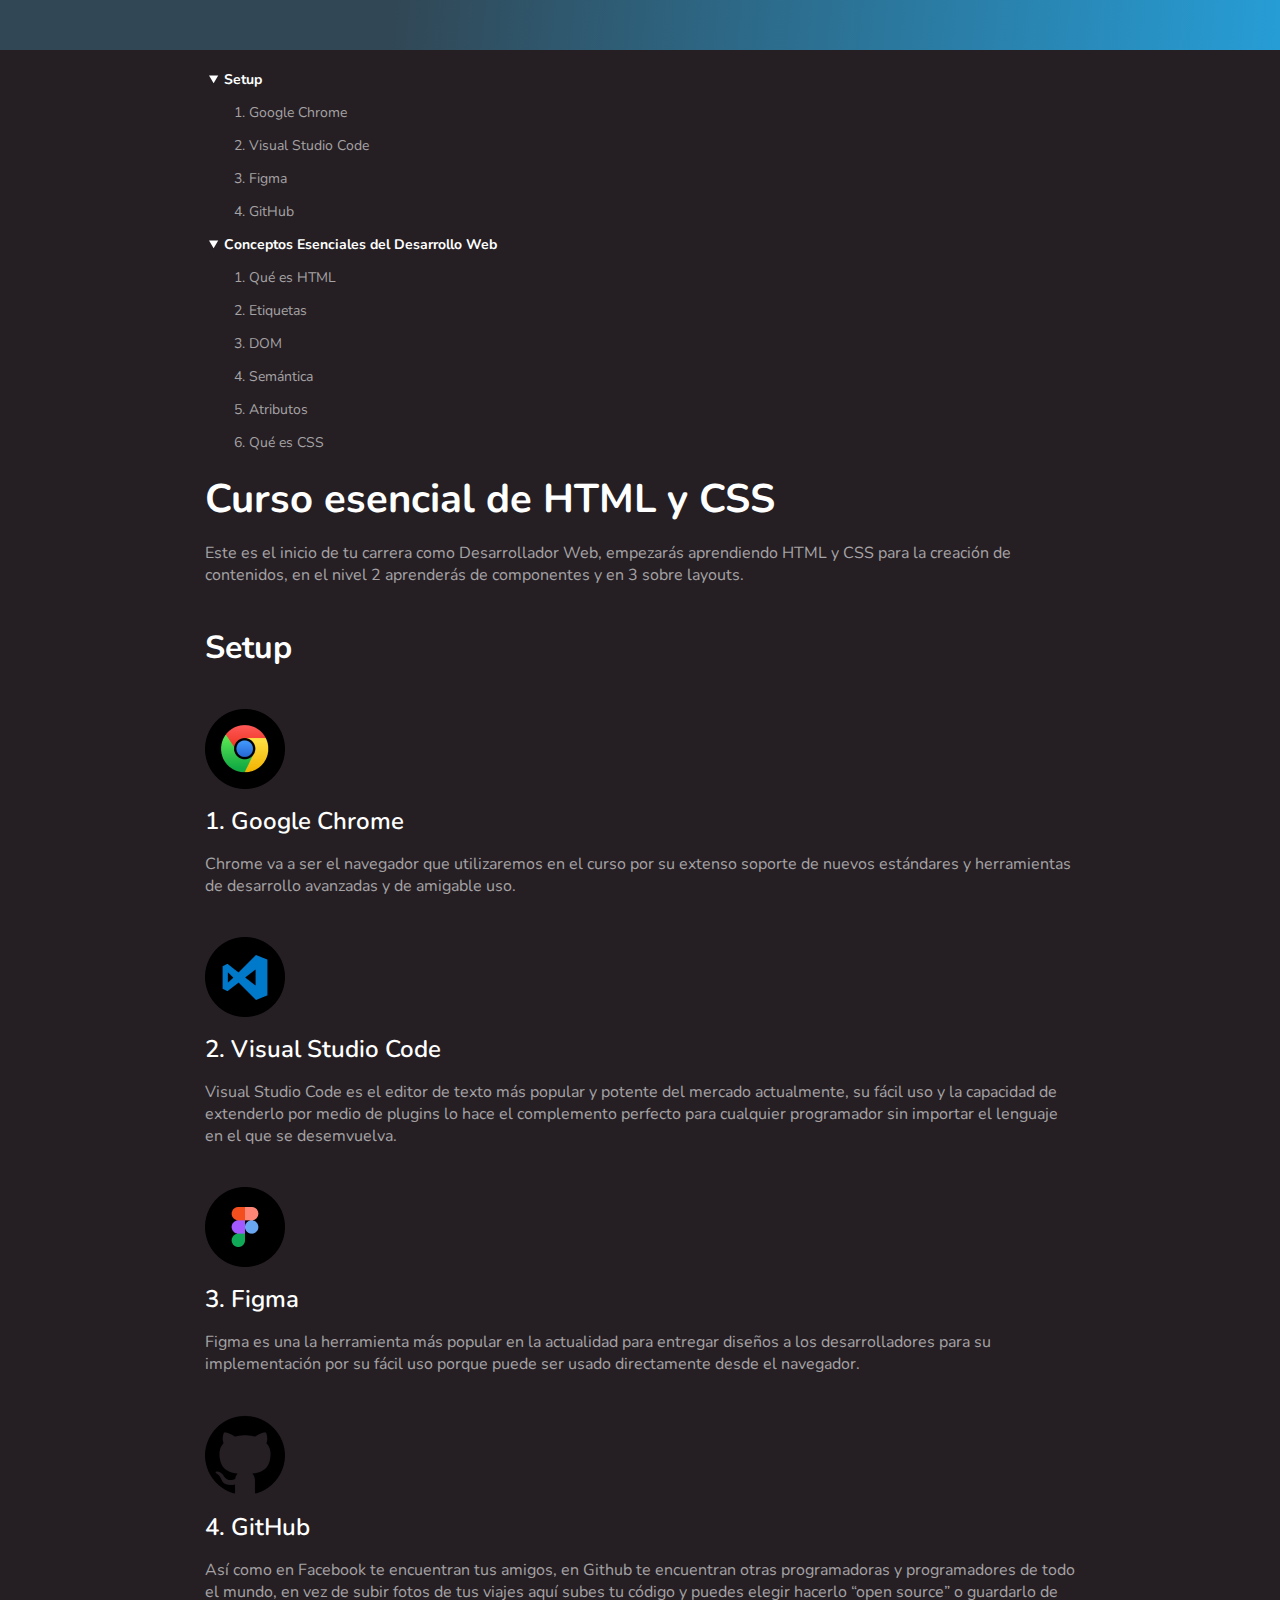
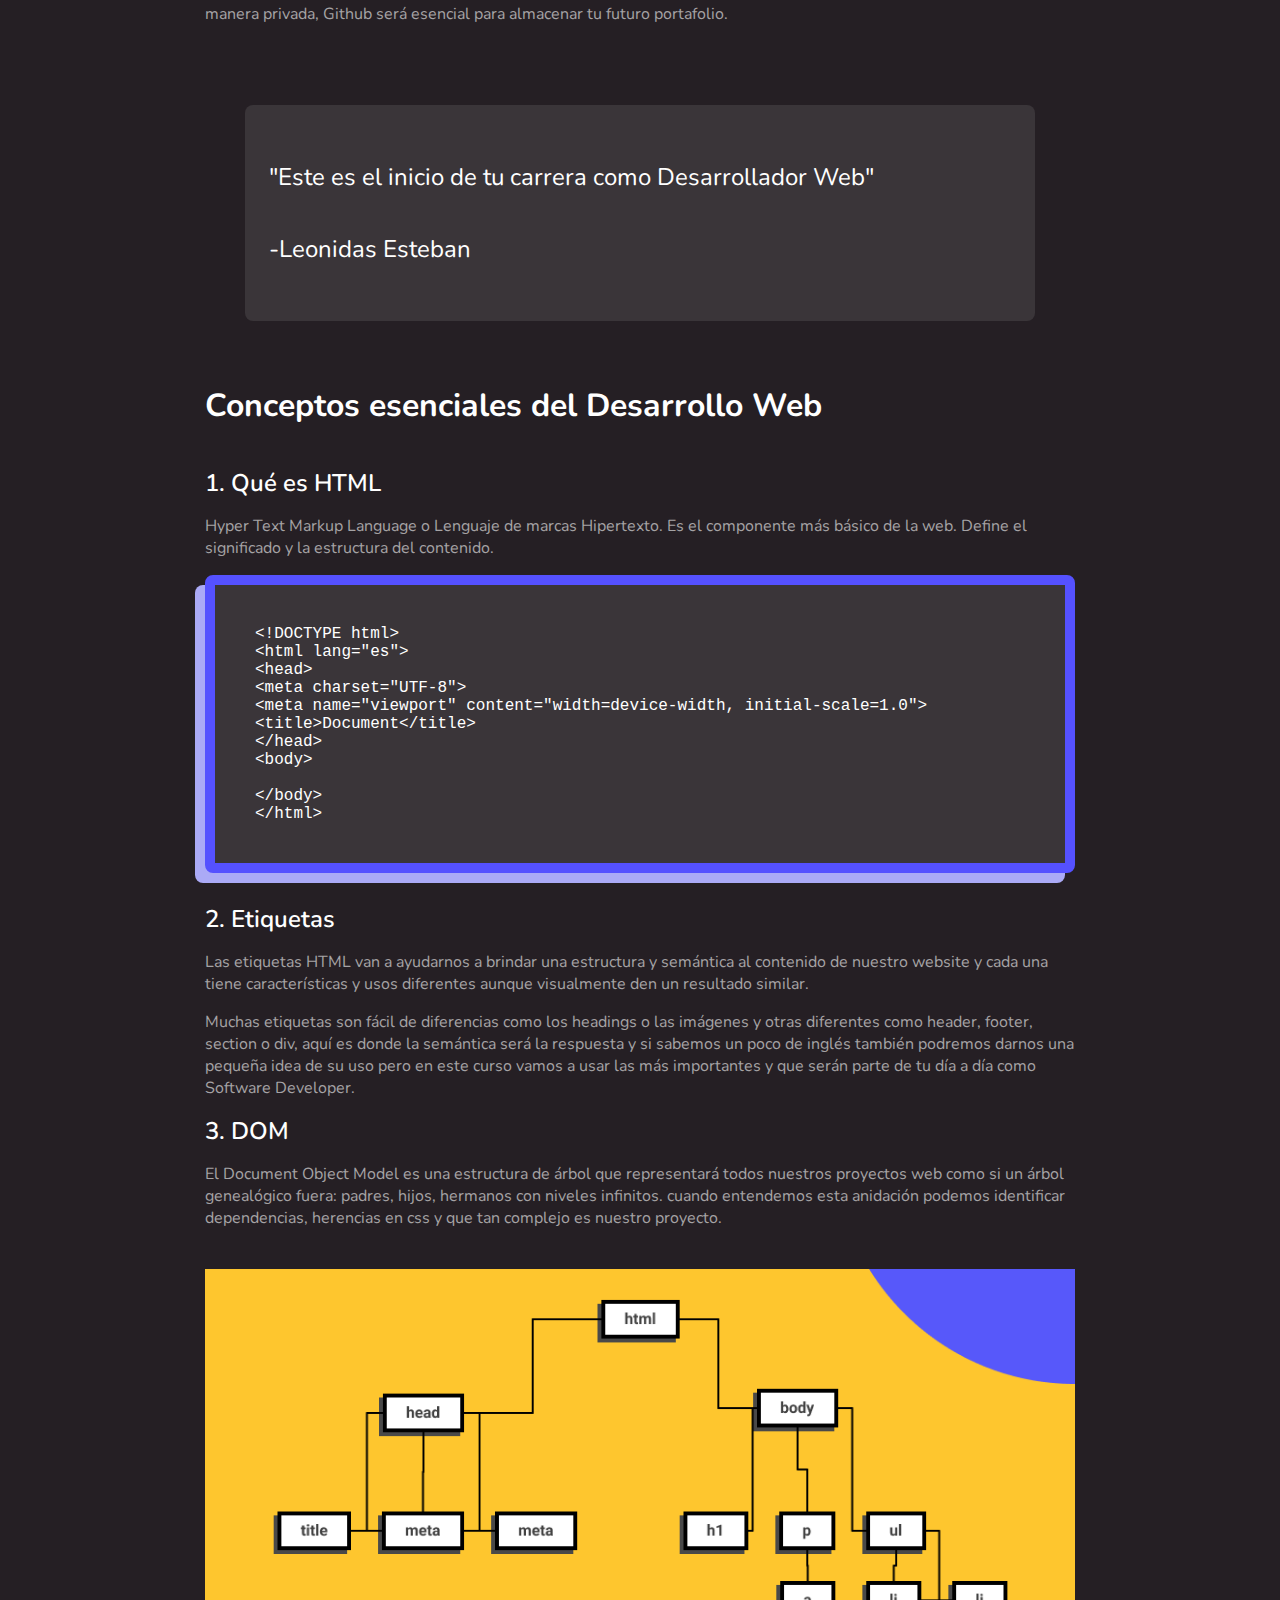
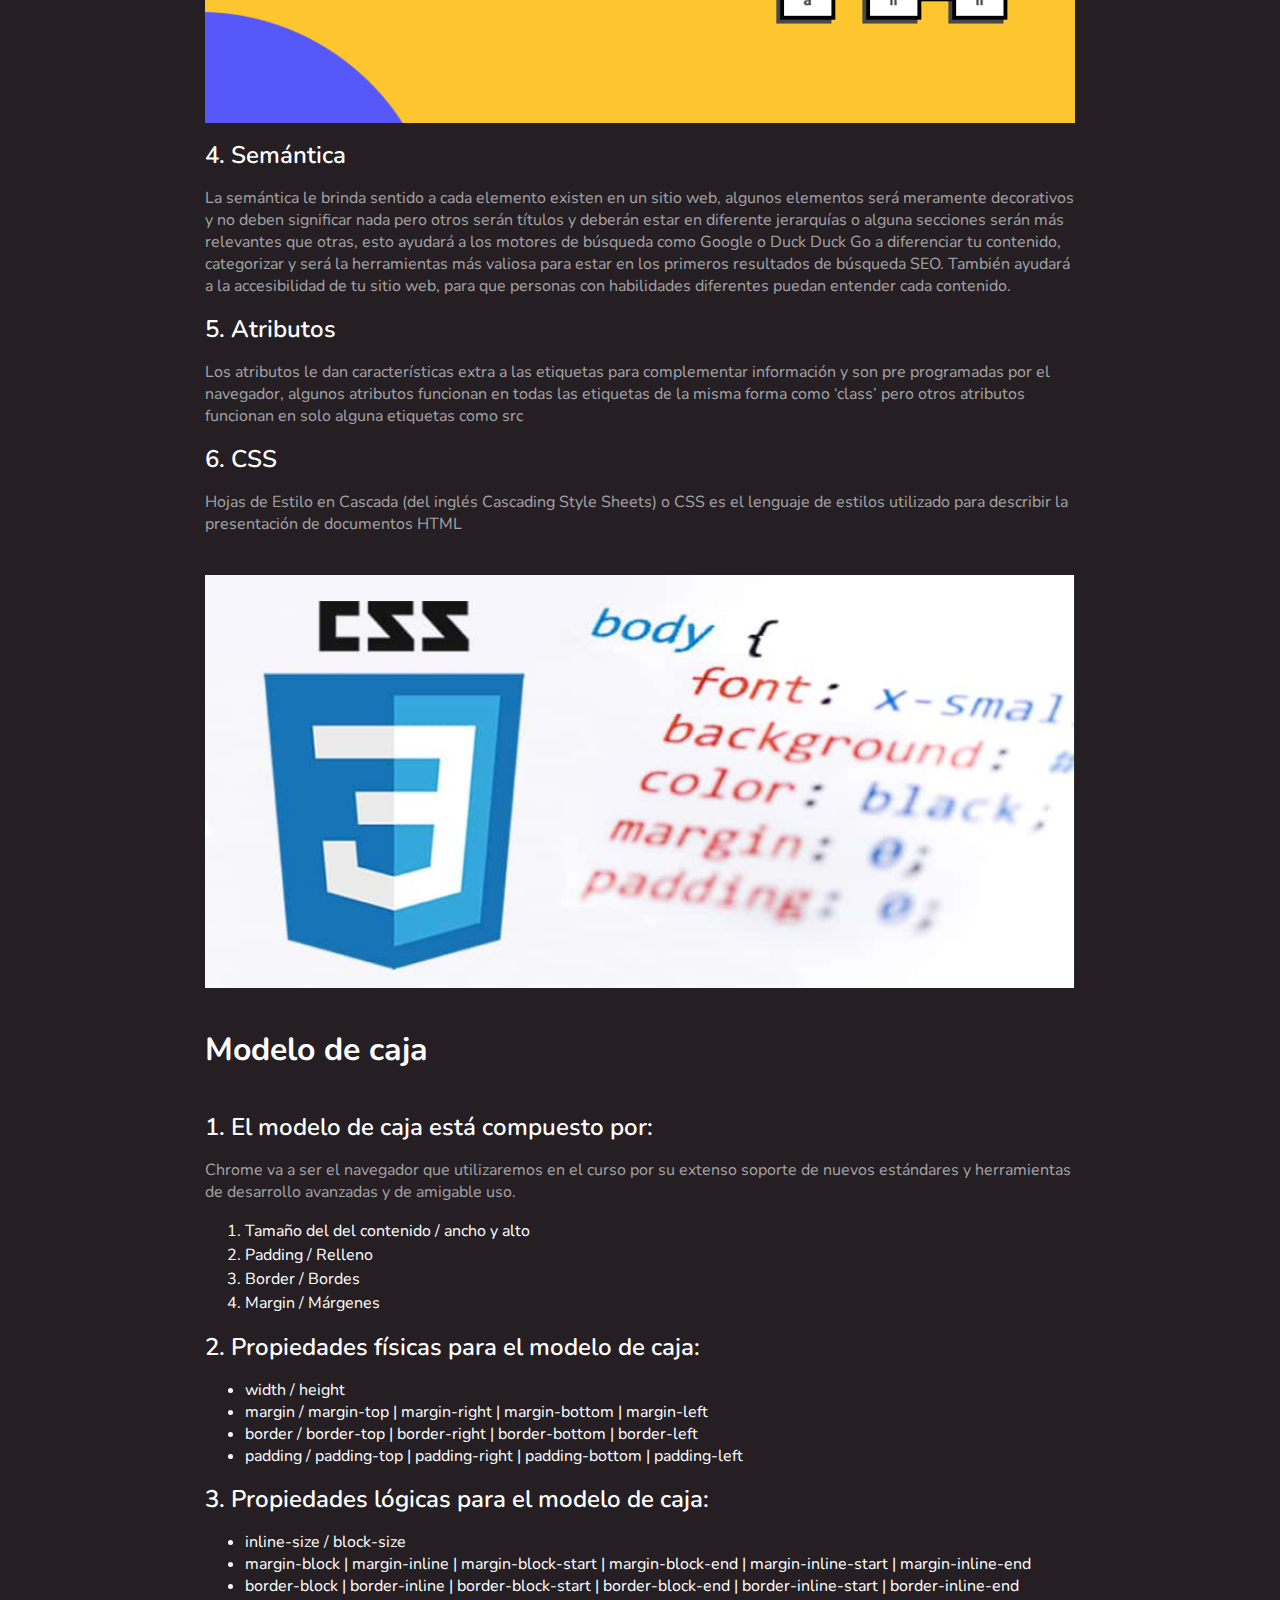
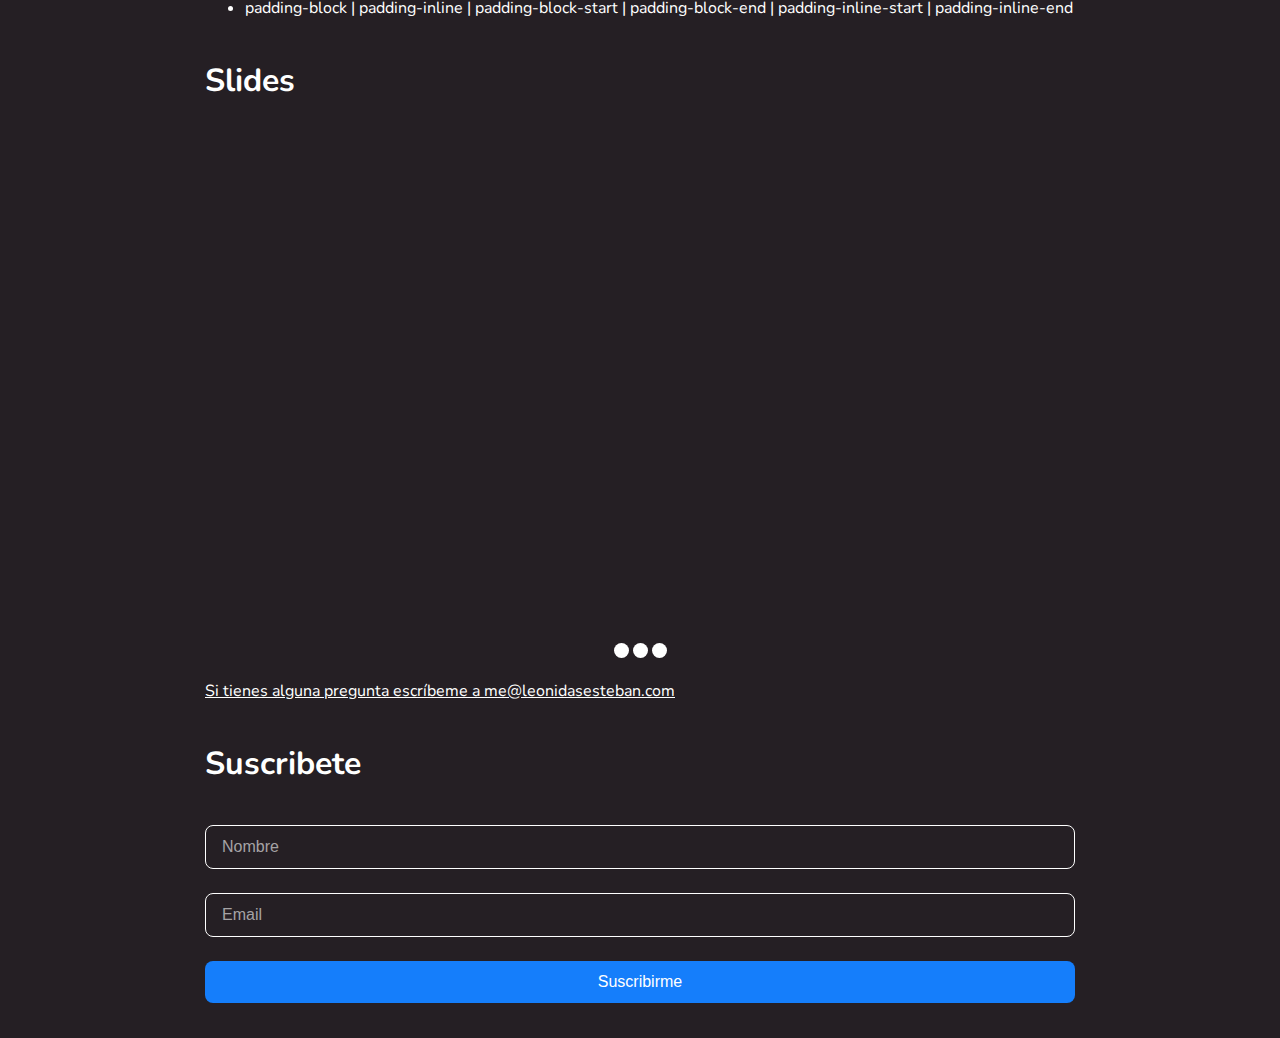
<file: index.html>
<!DOCTYPE html>
<html lang="es">
<head>
    <meta charset="UTF-8">
    <meta http-equiv="X-UA-Compatible" content="IE=edge">
    <meta name="viewport" content="width=device-width, initial-scale=1.0">
    <title>Curso esencial de HTML y CSS</title>
    <!-- <link rel="stylesheet" href="./css/fisico.css"> -->
    <link rel="stylesheet" href="./css/logico.css">
    <!-- <link rel="preconnect" href="https://fonts.googleapis.com">
    <link rel="preconnect" href="https://fonts.gstatic.com" crossorigin>
    <link href="https://fonts.googleapis.com/css2?family=Roboto:ital,wght@0,400;0,700;1,400;1,700&display=swap" rel="stylesheet"> -->

    <link rel="preconnect" href="https://fonts.googleapis.com">
    <link rel="preconnect" href="https://fonts.gstatic.com" crossorigin>
    <link href="https://fonts.googleapis.com/css2?family=Nunito:ital,wght@0,400;0,600;0,700;1,400;1,700&family=Roboto:ital,wght@0,400;0,700;1,400;1,700&display=swap" rel="stylesheet"> 
    <meta property="og:title" content="Mi proyecto del cusrso Esencial de HTML y CSS" />
    <meta property="og:description" content="Esta es la descripción del proyecto del curso esencial de HTML y CSS" />
    <meta property="og:type" content="website" />
    <meta property="og:url" content="https://cassini5.github.io/html-css/" />
    <meta property="og:image" content="https://cassini5.github.io/html-css/images/dom.png" />

    <link rel="apple-touch-icon" sizes="57x57" href="./favicon/">
    <link rel="apple-touch-icon" sizes="60x60" href="./favicon/apple-icon-60x60.png">
    <link rel="apple-touch-icon" sizes="72x72" href="./favicon/apple-icon-72x72.png">
    <link rel="apple-touch-icon" sizes="76x76" href="./favicon/apple-icon-76x76.png">
    <link rel="apple-touch-icon" sizes="114x114" href="./favicon/apple-icon-114x114.png">
    <link rel="apple-touch-icon" sizes="120x120" href="./favicon/apple-icon-120x120.png">
    <link rel="apple-touch-icon" sizes="144x144" href="./favicon/apple-icon-144x144.png">
    <link rel="apple-touch-icon" sizes="152x152" href="./favicon/apple-icon-152x152.png">
    <link rel="apple-touch-icon" sizes="180x180" href="./favicon/apple-icon-180x180.png">
    <link rel="icon" type="image/png" sizes="192x192"  href="./favicon/android-icon-192x192.png">
    <link rel="icon" type="image/png" sizes="32x32" href="./favicon/favicon-32x32.png">
    <link rel="icon" type="image/png" sizes="96x96" href="./favicon/favicon-96x96.png">
    <link rel="icon" type="image/png" sizes="16x16" href="./favicon/favicon-16x16.png">
    <link rel="manifest" href="./favicon/manifest.json">
    <meta name="msapplication-TileColor" content="#ffffff">
    <meta name="msapplication-TileImage" content="/ms-icon-144x144.png">
    <meta name="theme-color" content="#ffffff">
</head>
<body>    
    <div class="hero"></div>
    
    <div class="header">
        <div class="wrapper">
            <div class="header-content">
                <header>
                    <nav>
                        <details open>
                            <summary>
                                Setup
                            </summary>
                            <ol>
                                <li><a href="#google-chrome">Google Chrome</a></li>
                                <li><a href="#vsco">Visual Studio Code</a></li>
                                <li><a href="#figma">Figma</a></li>
                                <li><a href="#github">GitHub</a></li>
                            </ol>
                        </details>
                        <details open>
                            <summary>
                                Conceptos Esenciales del Desarrollo Web
                            </summary>
                            <ol>
                                <li><a href="#html">Qué es HTML</a></li>
                                <li><a href="#etiquetas">Etiquetas</a></li>
                                <li><a href="#dom">DOM</a></li>
                                <li><a href="#semantica">Semántica</a></li>
                                <li><a href="#atributos">Atributos</a></li>
                                <li><a href="#css">Qué es CSS</a></li>
                            </ol>
                        </details>
                    </nav>
                </header>
            </div>
        </div>
    </div>

    <main class="main"> <!-- contenedor padre -->
        
        <div class="wrapper"> <!-- delimita fronteras del contenido y centrar contenido -->
            <div class="main-content"> <!-- contenido -->
                <!-- <blockquote> -->
                <h1 class="miClase">Curso esencial de HTML y CSS</h1>
                <p>Este es el inicio de tu carrera como Desarrollador Web, empezarás aprendiendo HTML y CSS para la creación de contenidos, en el nivel 2 aprenderás de componentes y en 3 sobre layouts.</p>    
                <!-- </blockquote> -->
                <hr>
                <section class="section-content">

                    <h2>Setup</h2>
                    <img src="images/logo-google.png" alt="Logo de Google Chrome" title="Logotipo de Google Chrome">
                    <h3 id="google-chrome">Google Chrome</h3>
                    <p>Chrome va a ser el navegador que utilizaremos en el curso por su extenso soporte de nuevos estándares y herramientas de desarrollo avanzadas y de amigable uso.</p>
                    <img src="images/logo-visual.png" alt="Logo de Visual Studio Code" title="Logotipo de Visual Studio Code">
                    <h3 id="vsco">Visual Studio Code</h3>
                    <p>Visual Studio Code es el editor de texto más popular y potente del mercado actualmente, su fácil uso y la capacidad de extenderlo por medio de plugins lo hace el complemento perfecto para cualquier programador sin importar el lenguaje en el que se desemvuelva.</p>
                    <img src="images/logo-figma.png" alt="Logo de Figma" title="Logotipo de figma">
                    <h3 id="figma">Figma</h3>
                    <p>Figma es una la herramienta más popular en la actualidad para entregar diseños a los desarrolladores para su implementación por su fácil uso porque puede ser usado directamente desde el navegador.</p>
                    <img src="images/logo-github.png" alt="Logo de GitHub" title="Logotipo de GitHub">
                    <h3 id="github">GitHub</h3>
                    <p>Así como en Facebook te encuentran tus amigos, en Github te encuentran otras programadoras y programadores de todo el mundo, en vez de subir fotos de tus viajes aquí subes tu código y puedes elegir hacerlo “open source” o guardarlo de manera privada, Github será esencial para almacenar tu futuro portafolio.</p>
                    <blockquote>
                        <p>"Este es el inicio de tu carrera como Desarrollador Web"</p>
                        <p>Leonidas Esteban</p>
                    </blockquote>
                </section>
                <hr>        
                <section class="section-content">

                    <h2>Conceptos esenciales del Desarrollo Web</h2>
                    <h3 id="html">Qué es HTML</h3>
                    <p>Hyper Text Markup Language o Lenguaje de marcas Hipertexto. Es el componente más básico de la web. Define el significado y la estructura del contenido.</p>
                    <pre>
&lt;!DOCTYPE html&gt;
&lt;html lang=&quot;es&quot;&gt;
&lt;head&gt;
&lt;meta charset=&quot;UTF-8&quot;&gt;
&lt;meta name=&quot;viewport&quot; content=&quot;width=device-width, initial-scale=1.0&quot;&gt;
&lt;title&gt;Document&lt;/title&gt;
&lt;/head&gt;
&lt;body&gt;

&lt;/body&gt;
&lt;/html&gt;
</pre>
                    <h3 id="etiquetas">Etiquetas</h3>
                    <p>Las etiquetas HTML van a ayudarnos a brindar una estructura y semántica al contenido de nuestro website y cada una tiene características y usos diferentes aunque visualmente den un resultado similar.</p>
                    <p>Muchas etiquetas son fácil de diferencias como los headings o las imágenes y otras diferentes como header, footer, section o div, aquí es donde la semántica será la respuesta y si sabemos un poco de inglés también podremos darnos una pequeña idea de su uso pero en este curso vamos a usar las más importantes y que serán parte de tu día a día como Software Developer.</p>
                    
                    <h3 id="dom">DOM</h3>
                    <p>El Document Object Model es una estructura de árbol que representará todos nuestros proyectos web como si un árbol genealógico fuera: padres, hijos, hermanos con niveles infinitos. cuando entendemos esta anidación podemos identificar dependencias, herencias en css y que tan complejo es nuestro proyecto.</p>
                
                    <img src="images/dom.png" alt="Representación gráfica del Document Object Model" title="Representación gráfica del Document Object Model">
                
                    <h3 id="semantica">Semántica</h3>
                    <p>La semántica le brinda sentido a cada elemento existen en un sitio web, algunos elementos será meramente decorativos y no deben significar nada pero otros serán títulos y deberán estar en diferente jerarquías o alguna secciones serán más relevantes que otras, esto ayudará a los motores de búsqueda como Google o Duck Duck Go a diferenciar tu contenido, categorizar y será la herramientas más valiosa para estar en los primeros resultados de búsqueda SEO. También ayudará a la accesibilidad de tu sitio web, para que personas con habilidades diferentes puedan entender cada contenido.</p>
                
                    <h3 id="atributos">Atributos</h3>
                    <p>Los atributos le dan características extra a las etiquetas para complementar información y son pre programadas por el navegador, algunos atributos funcionan en todas las etiquetas de la misma forma como ‘class’ pero otros atributos funcionan en solo alguna etiquetas como src</p>
                
                    <h3 id="css">CSS</h3>
                    <p>Hojas de Estilo en Cascada (del inglés Cascading Style Sheets) o CSS es el lenguaje de estilos utilizado para describir la presentación de documentos HTML</p>
                
                    <img src="images/css.png" alt="Representación gráfica de CSS" title="Representación gráfica de CSS">
                </section>
                <section class="section-content">

                    <h2>Modelo de caja</h2>
                    <h3>El modelo de caja está compuesto por:</h3>
                    <p>Chrome va a ser el navegador que utilizaremos en el curso por su extenso soporte de nuevos estándares y herramientas de desarrollo avanzadas y de amigable uso.</p>
                    <ol>
                        <li>Tamaño del del contenido / ancho y alto</li>
                        <li>Padding / Relleno</li>
                        <li> Border / Bordes</li>
                        <li>Margin / Márgenes</li>
                    </ol>
                    <h3>Propiedades físicas para el modelo de caja:</h3>
                    <ul>
                        <li>width / height</li>
                        <li>margin / margin-top | margin-right | margin-bottom | margin-left</li>
                        <li>border / border-top | border-right | border-bottom | border-left</li>
                        <li>padding / padding-top | padding-right | padding-bottom | padding-left</li>
                    </ul>
                    <h3>Propiedades lógicas para el modelo de caja:</h3>
                    <ul>
                        <li>inline-size / block-size</li>
                        <li>margin-block | margin-inline | margin-block-start | margin-block-end | margin-inline-start | margin-inline-end</li>
                        <li>border-block | border-inline | border-block-start | border-block-end | border-inline-start | border-inline-end</li>
                        <li>padding-block | padding-inline | padding-block-start | padding-block-end | padding-inline-start | padding-inline-end</li>
                    </ul>    
                </section>
                <div class="section-content">
                    <h2>Slides</h2>
                    <div class="slider">
                        <scroll-container class="slider-container">
                            <scroll-page class="slider-slide" id="video-1">
                                <iframe class="video" width="560" height="315" src="https://www.youtube.com/embed/pA96m95T3NA" title="YouTube video player" frameborder="0" allow="accelerometer; autoplay; clipboard-write; encrypted-media; gyroscope; picture-in-picture" allowfullscreen></iframe>
                            </scroll-page>
                            <scroll-page class="slider-slide" id="video-2">
                                <iframe class="video" width="560" height="315" src="https://www.youtube.com/embed/RvRhUHTV_8k" title="YouTube video player" frameborder="0" allow="accelerometer; autoplay; clipboard-write; encrypted-media; gyroscope; picture-in-picture" allowfullscreen></iframe>
                            </scroll-page>
                            <scroll-page class="slider-slide" id="video-3">
                                <iframe class="video" width="560" height="315" src="https://www.youtube.com/embed/cVFzblT5VPE" title="YouTube video player" frameborder="0" allow="accelerometer; autoplay; clipboard-write; encrypted-media; gyroscope; picture-in-picture" allowfullscreen></iframe>
                            </scroll-page>
                        </scroll-container>
                        <div class="slider-bullet-list">
                            <a href="#video-1" class="slider-bullet"></a>
                            <a href="#video-2" class="slider-bullet"></a>
                            <a href="#video-3" class="slider-bullet"></a>
                        </div>
                    </div>
                </div>
                <p><a href="mailto:me@leonidasesteban.com">Si tienes alguna pregunta escríbeme a me@leonidasesteban.com</a></p>
                <div class="section-content">
                    <h2>Suscribete</h2>
                    <form action="" class="form">
                        <input type="text" placeholder="Nombre" required>
                        <input type="email" placeholder="Email" required>
                        <input type="submit" value="Suscribirme">
                    </form>
                </div>
            </div> <!--content-->
        </div>    <!--wrapper-->  
    </main>
</body>
</html>
</file>
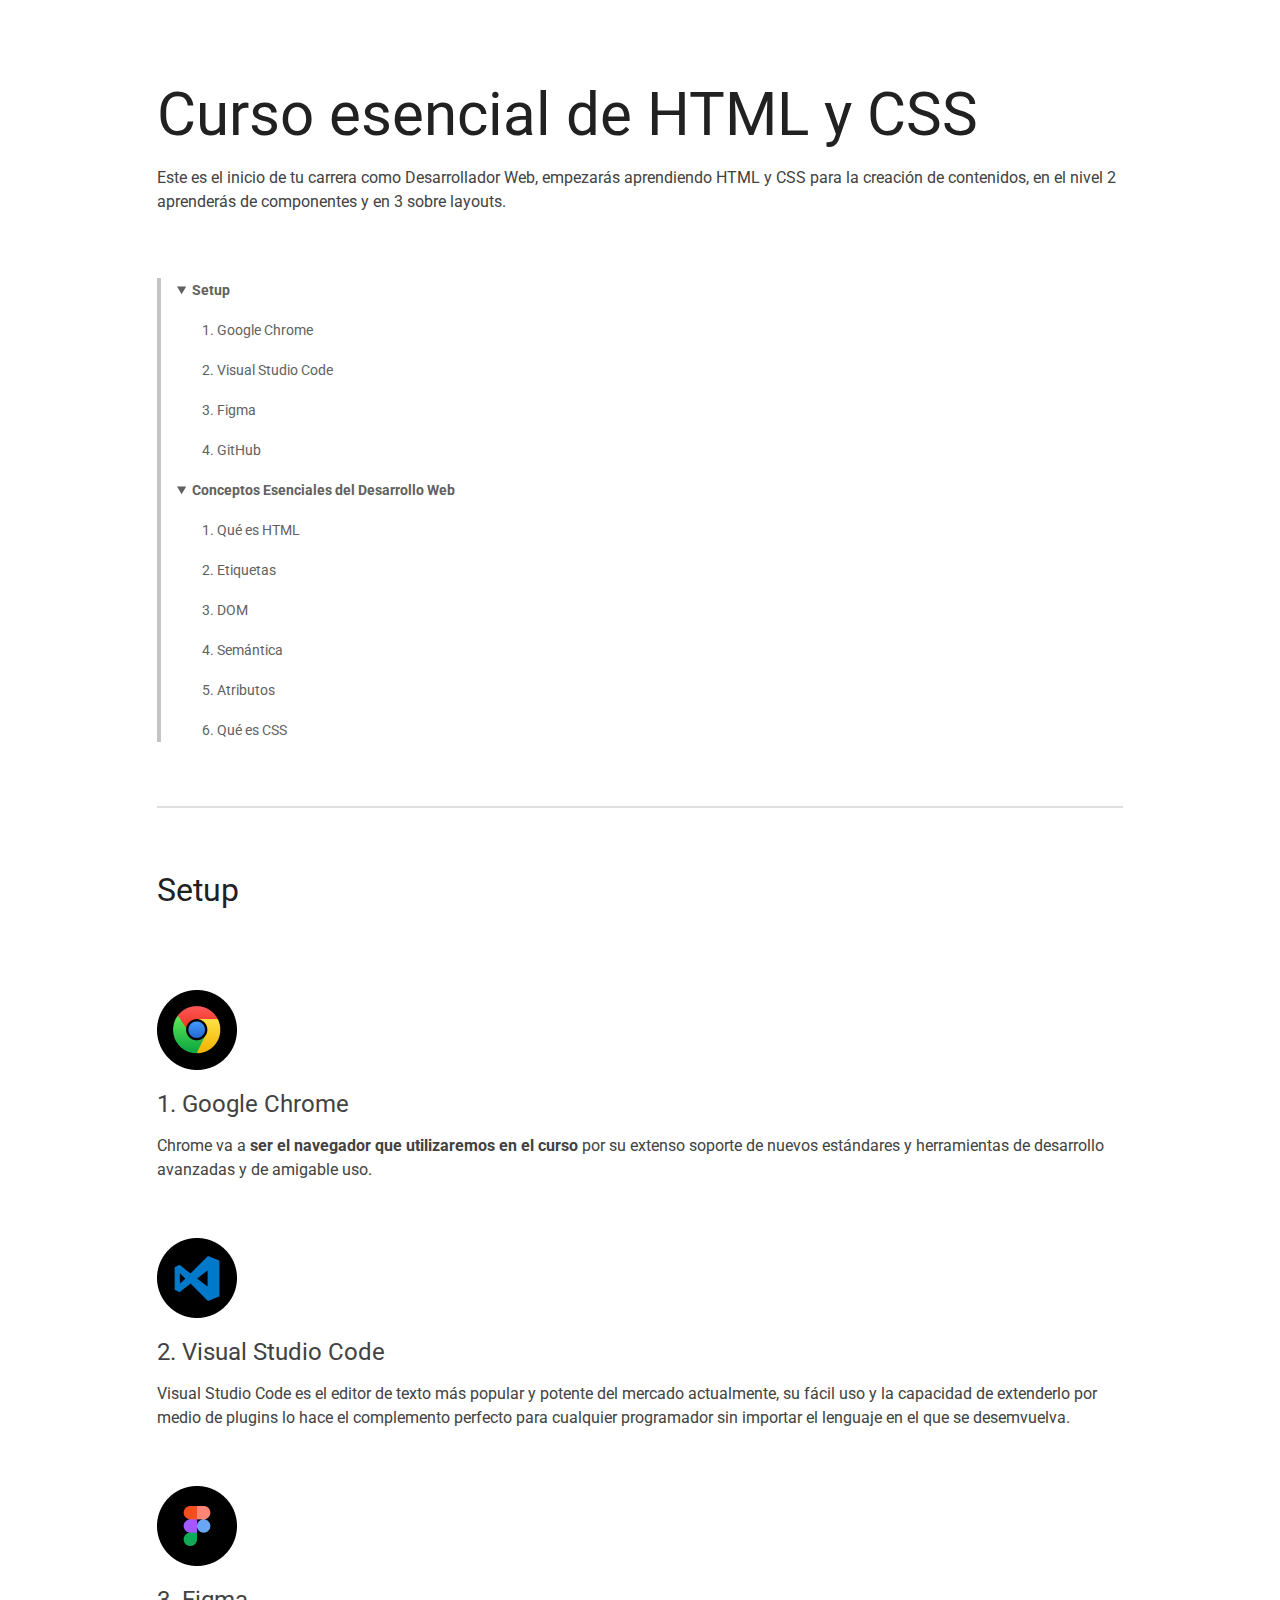
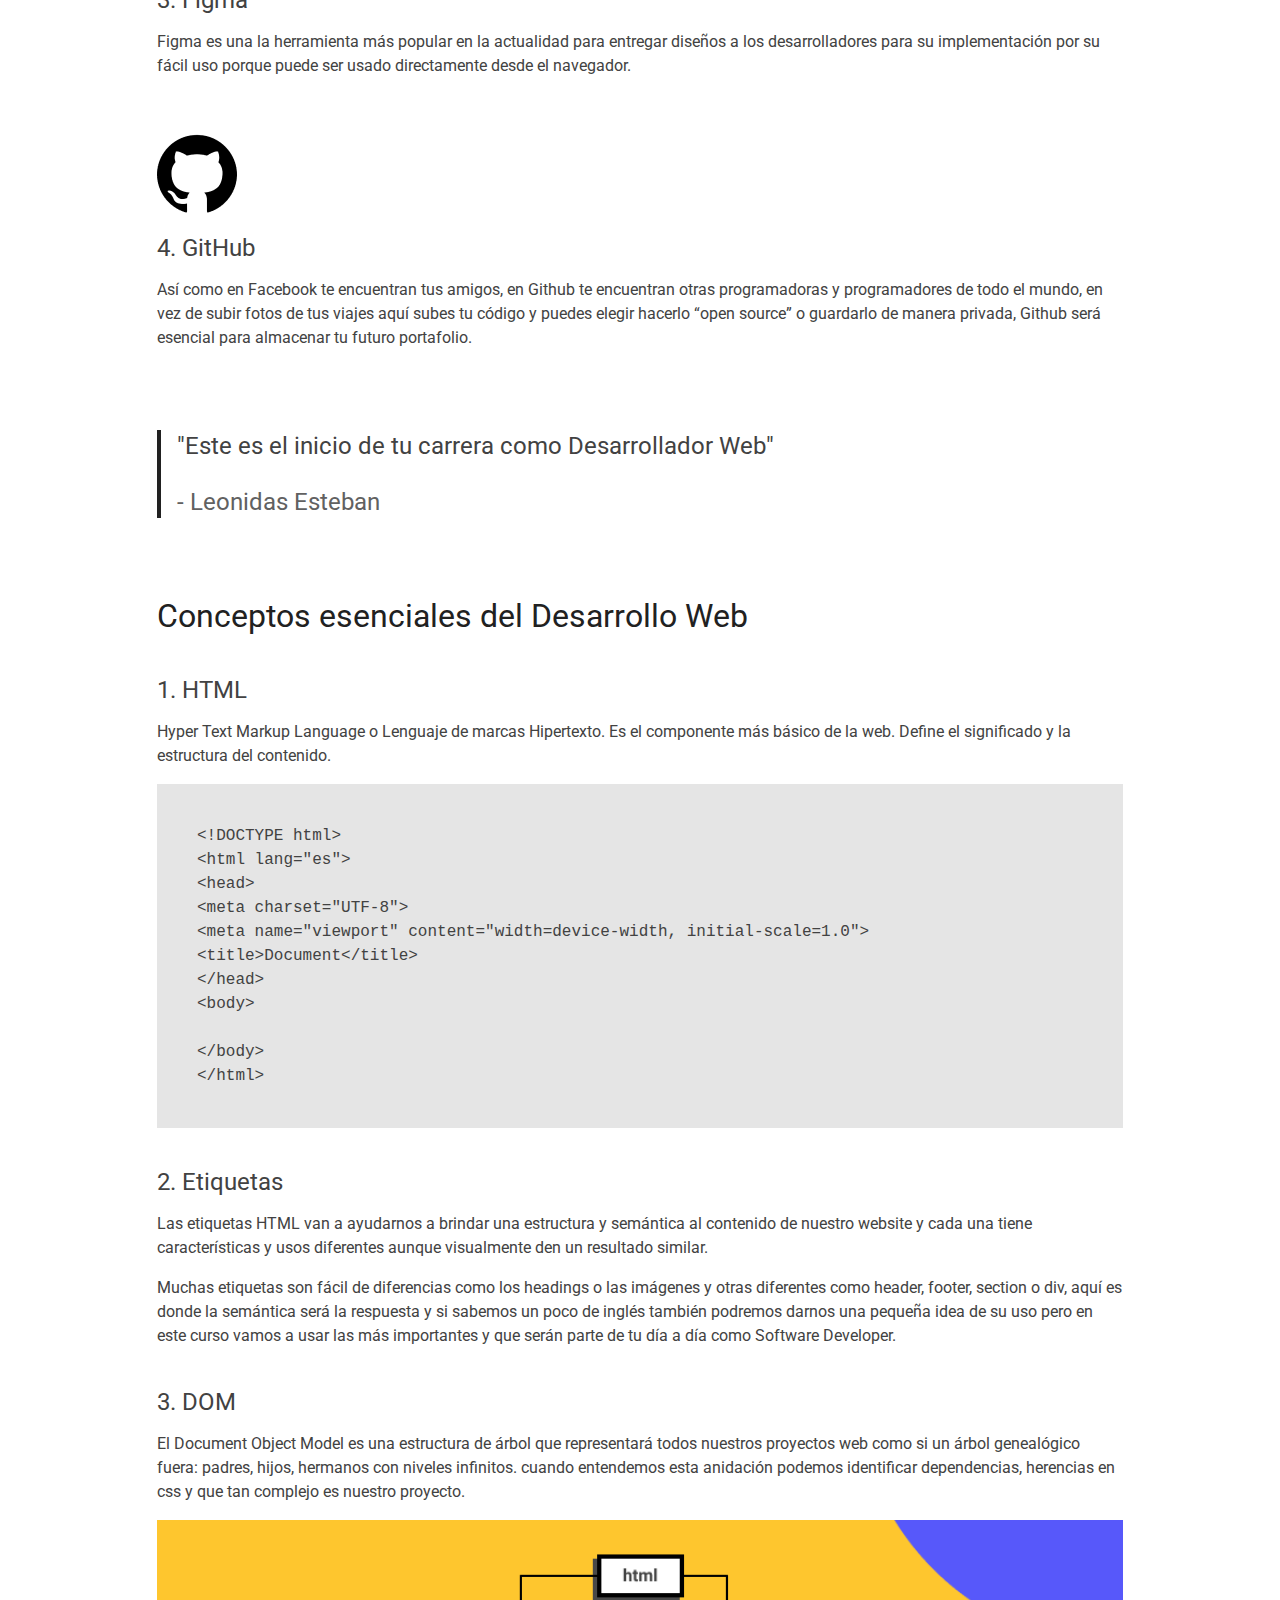
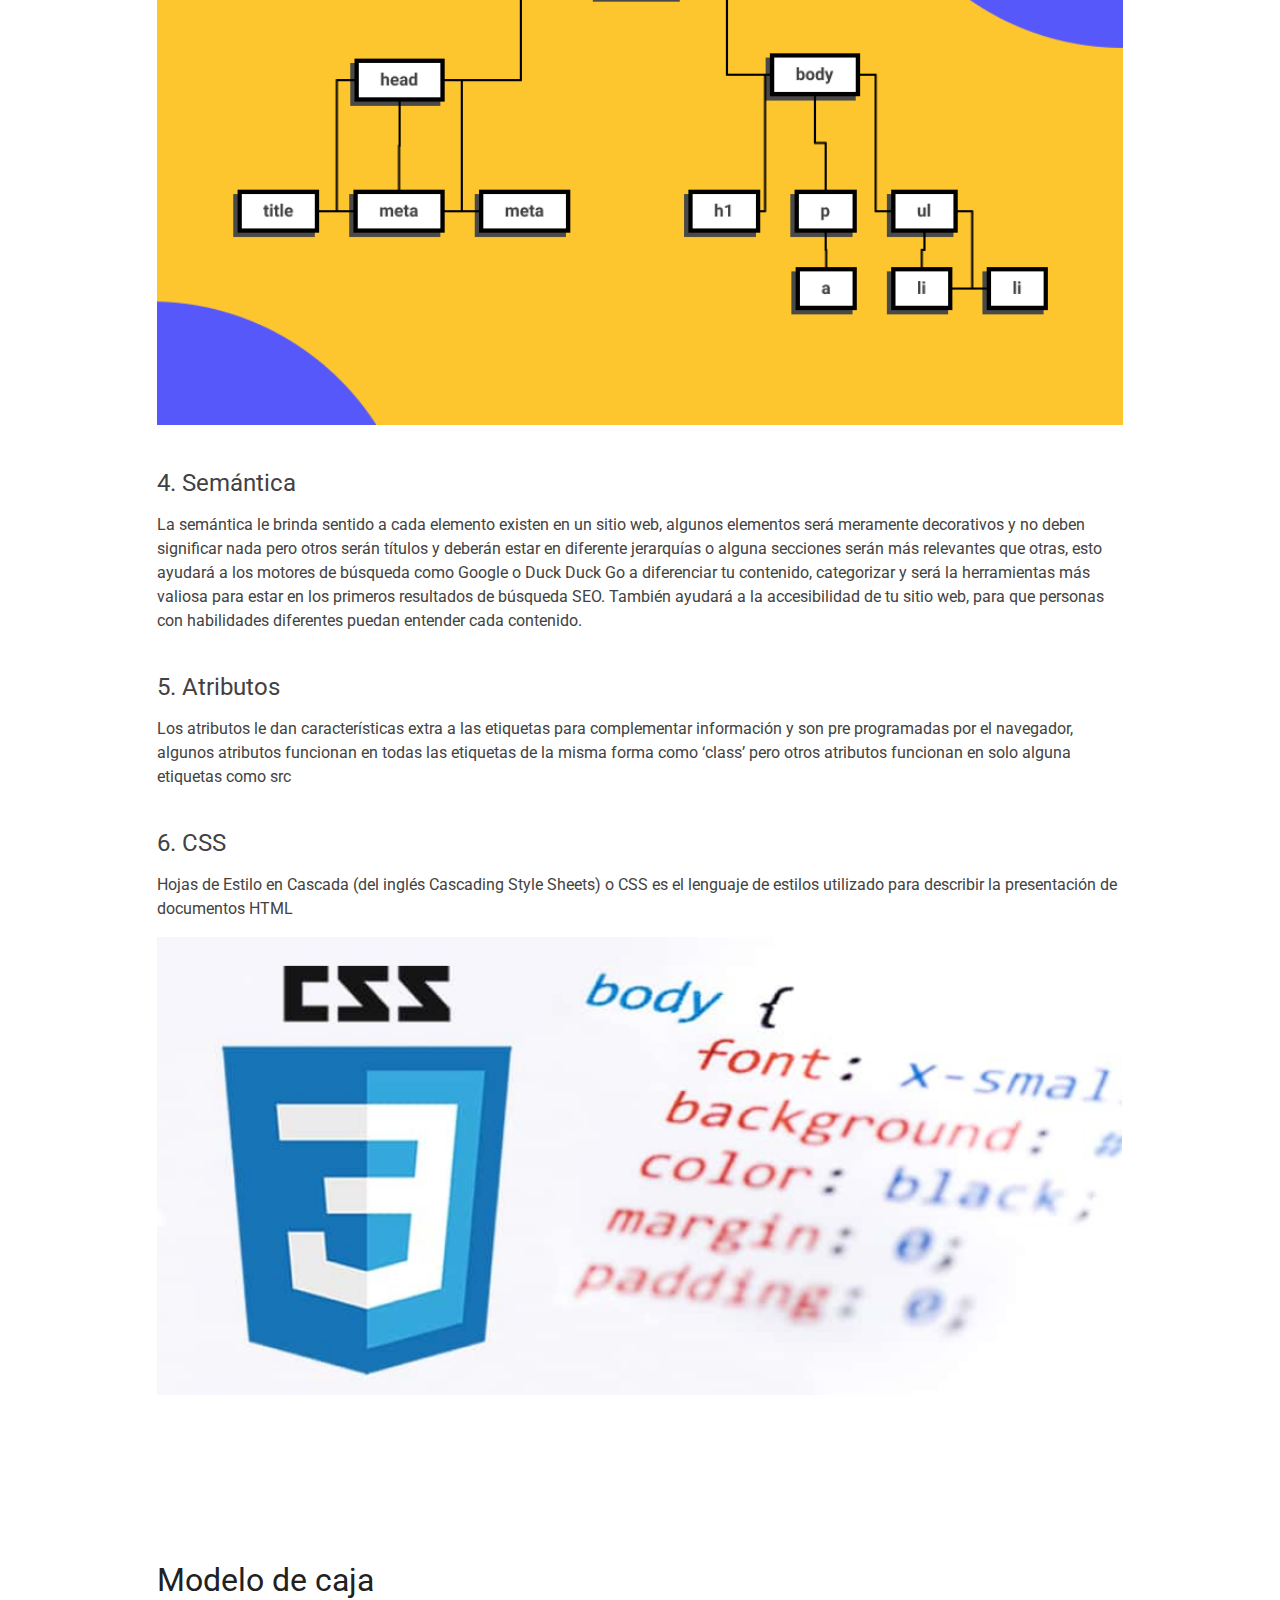
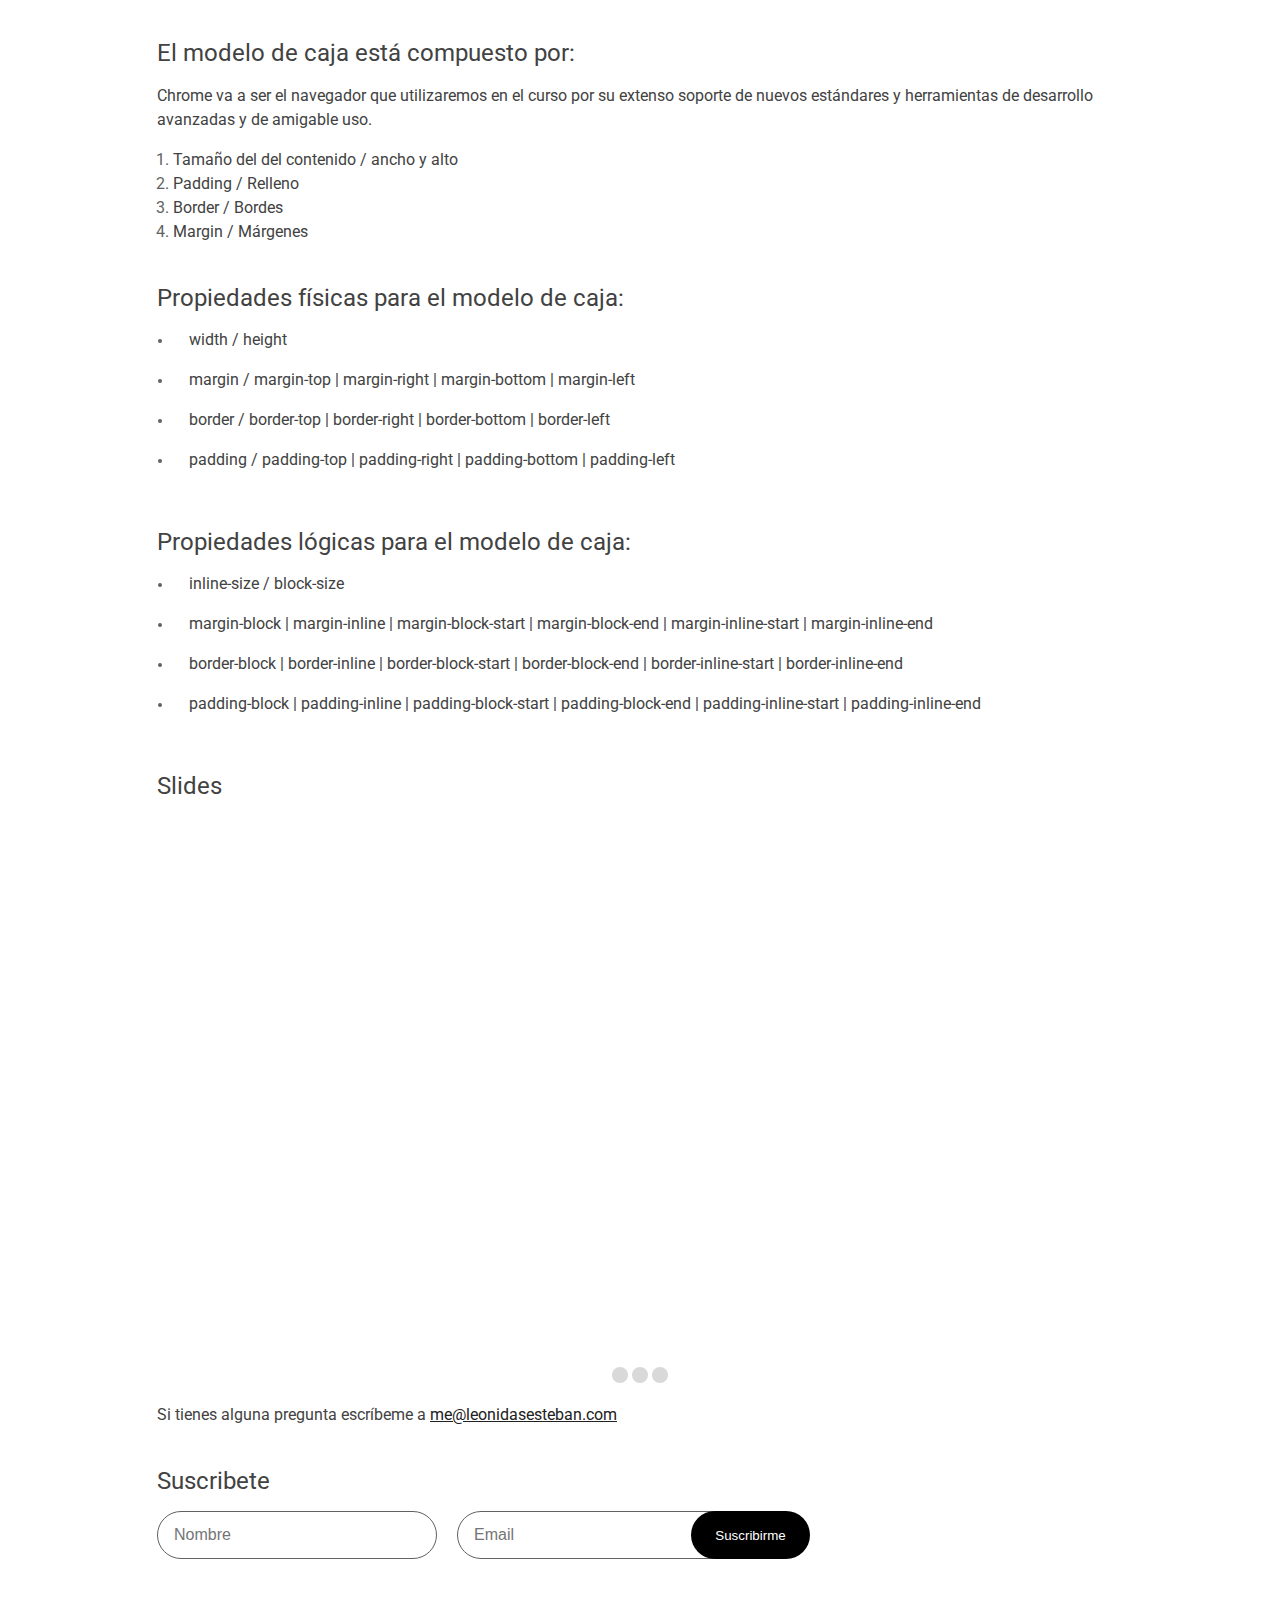
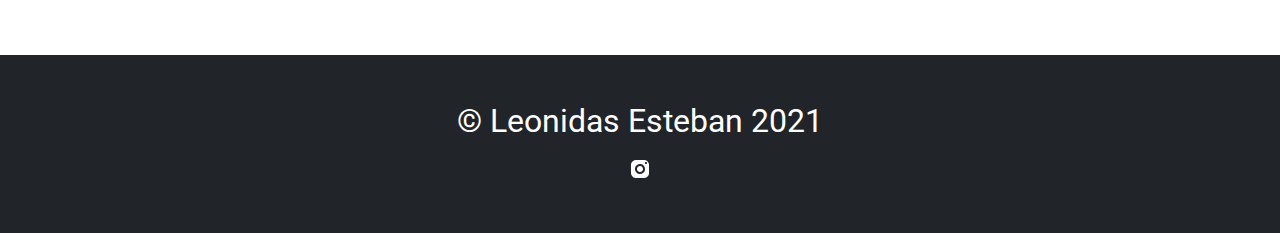
<file: nemium__c.html>
<!DOCTYPE html>
<html lang="es">
<head>
    <meta charset="UTF-8">
    <meta http-equiv="X-UA-Compatible" content="IE=edge">
    <meta name="viewport" content="width=device-width, initial-scale=1.0">
    <title>Curso esencial de HTML y CSS</title>    
    <link rel="stylesheet" href="./css/nemium__c.css">
    
    <link rel="preconnect" href="https://fonts.googleapis.com">
    <link rel="preconnect" href="https://fonts.gstatic.com" crossorigin>
    <link href="https://fonts.googleapis.com/css2?family=Roboto:ital,wght@0,400;0,700;1,400;1,700&display=swap" rel="stylesheet"> 
    
    <meta property="og:title" content="Mi proyecto del cusrso Esencial de HTML y CSS" />
    <meta property="og:description" content="Esta es la descripción del proyecto del curso esencial de HTML y CSS" />
    <meta property="og:type" content="website" />
    <meta property="og:url" content="https://cassini5.github.io/html-css/" />
    <meta property="og:image" content="https://cassini5.github.io/html-css/images/dom.png" />

    <link rel="apple-touch-icon" sizes="57x57" href="./favicon/">
    <link rel="apple-touch-icon" sizes="60x60" href="./favicon/apple-icon-60x60.png">
    <link rel="apple-touch-icon" sizes="72x72" href="./favicon/apple-icon-72x72.png">
    <link rel="apple-touch-icon" sizes="76x76" href="./favicon/apple-icon-76x76.png">
    <link rel="apple-touch-icon" sizes="114x114" href="./favicon/apple-icon-114x114.png">
    <link rel="apple-touch-icon" sizes="120x120" href="./favicon/apple-icon-120x120.png">
    <link rel="apple-touch-icon" sizes="144x144" href="./favicon/apple-icon-144x144.png">
    <link rel="apple-touch-icon" sizes="152x152" href="./favicon/apple-icon-152x152.png">
    <link rel="apple-touch-icon" sizes="180x180" href="./favicon/apple-icon-180x180.png">
    <link rel="icon" type="image/png" sizes="192x192"  href="./favicon/android-icon-192x192.png">
    <link rel="icon" type="image/png" sizes="32x32" href="./favicon/favicon-32x32.png">
    <link rel="icon" type="image/png" sizes="96x96" href="./favicon/favicon-96x96.png">
    <link rel="icon" type="image/png" sizes="16x16" href="./favicon/favicon-16x16.png">
    <link rel="manifest" href="./favicon/manifest.json">
    <meta name="msapplication-TileColor" content="#ffffff">
    <meta name="msapplication-TileImage" content="./favicon/ms-icon-144x144.png">
    <meta name="theme-color" content="#ffffff">
</head>
<body>    
    <!-- <div class="hero"></div> -->
    <div class="header">
        <div class="wrapper">
            <div class="header-content">
                <h1 class="miClase">Curso esencial de HTML y CSS</h1>
                <p>Este es el inicio de tu carrera como Desarrollador Web, empezarás aprendiendo HTML y CSS para la creación de contenidos, en el nivel 2 aprenderás de componentes y en 3 sobre layouts.</p>    
            </div>
        </div>
    </div>
    <div class="nav">
        <div class="wrapper">
            <div class="nav-content">
                <header>
                    <nav>
                        <details open>
                            <summary>
                                Setup
                            </summary>
                            <ol>
                                <li><a href="#google-chrome">Google Chrome</a></li>
                                <li><a href="#vsco">Visual Studio Code</a></li>
                                <li><a href="#figma">Figma</a></li>
                                <li><a href="#github">GitHub</a></li>
                            </ol>
                        </details>
                        <details open>
                            <summary>
                                Conceptos Esenciales del Desarrollo Web
                            </summary>
                            <ol>
                                <li><a href="#html">Qué es HTML</a></li>
                                <li><a href="#etiquetas">Etiquetas</a></li>
                                <li><a href="#dom">DOM</a></li>
                                <li><a href="#semantica">Semántica</a></li>
                                <li><a href="#atributos">Atributos</a></li>
                                <li><a href="#css">Qué es CSS</a></li>
                            </ol>
                        </details>
                    </nav>
                </header>
            </div>
        </div>
    </div>

    <main class="main"> <!-- contenedor padre -->
        
        <div class="wrapper"> <!-- delimita fronteras del contenido y centrar contenido -->
            <div class="main-content"> <!-- contenido -->
                <!-- <blockquote> -->
                
                <!-- </blockquote> -->
                <hr>
                <section class="section-content">

                    <h2>Setup</h2>
                    <img src="images/logo-google.png" alt="Logo de Google Chrome" title="Logotipo de Google Chrome">
                    <h3 id="google-chrome">Google Chrome</h3>
                    <p>Chrome va a <strong>ser el navegador que utilizaremos en el curso</strong> por su extenso soporte de nuevos estándares y herramientas de desarrollo avanzadas y de amigable uso.</p>
                    <img src="images/logo-visual.png" alt="Logo de Visual Studio Code" title="Logotipo de Visual Studio Code">
                    <h3 id="vsco">Visual Studio Code</h3>
                    <p>Visual Studio Code es el editor de texto más popular y potente del mercado actualmente, su fácil uso y la capacidad de extenderlo por medio de plugins lo hace el complemento perfecto para cualquier programador sin importar el lenguaje en el que se desemvuelva.</p>
                    <img src="images/logo-figma.png" alt="Logo de Figma" title="Logotipo de figma">
                    <h3 id="figma">Figma</h3>
                    <p>Figma es una la herramienta más popular en la actualidad para entregar diseños a los desarrolladores para su implementación por su fácil uso porque puede ser usado directamente desde el navegador.</p>
                    <img src="images/logo-github.png" alt="Logo de GitHub" title="Logotipo de GitHub">
                    <h3 id="github">GitHub</h3>
                    <p>Así como en Facebook te encuentran tus amigos, en Github te encuentran otras programadoras y programadores de todo el mundo, en vez de subir fotos de tus viajes aquí subes tu código y puedes elegir hacerlo “open source” o guardarlo de manera privada, Github será esencial para almacenar tu futuro portafolio.</p>
                    <blockquote>
                        <p>"Este es el inicio de tu carrera como Desarrollador Web"</p>
                        <p>Leonidas Esteban</p>
                    </blockquote>
                </section>
                <hr>
                <section class="section-content">

                    <h2>Conceptos esenciales del Desarrollo Web</h2>
                    <h3 id="html">HTML</h3>
                    <p>Hyper Text Markup Language o Lenguaje de marcas Hipertexto. Es el componente más básico de la web. Define el significado y la estructura del contenido.</p>
                    <pre>
&lt;!DOCTYPE html&gt;
&lt;html lang=&quot;es&quot;&gt;
&lt;head&gt;
&lt;meta charset=&quot;UTF-8&quot;&gt;
&lt;meta name=&quot;viewport&quot; content=&quot;width=device-width, initial-scale=1.0&quot;&gt;
&lt;title&gt;Document&lt;/title&gt;
&lt;/head&gt;
&lt;body&gt;

&lt;/body&gt;
&lt;/html&gt;
</pre>
                    <h3 id="etiquetas">Etiquetas</h3>
                    <p>Las etiquetas HTML van a ayudarnos a brindar una estructura y semántica al contenido de nuestro website y cada una tiene características y usos diferentes aunque visualmente den un resultado similar.</p>
                    <p>Muchas etiquetas son fácil de diferencias como los headings o las imágenes y otras diferentes como header, footer, section o div, aquí es donde la semántica será la respuesta y si sabemos un poco de inglés también podremos darnos una pequeña idea de su uso pero en este curso vamos a usar las más importantes y que serán parte de tu día a día como Software Developer.</p>
                    
                    <h3 id="dom">DOM</h3>
                    <p>El Document Object Model es una estructura de árbol que representará todos nuestros proyectos web como si un árbol genealógico fuera: padres, hijos, hermanos con niveles infinitos. cuando entendemos esta anidación podemos identificar dependencias, herencias en css y que tan complejo es nuestro proyecto.</p>
                
                    <img src="images/dom.png" alt="Representación gráfica del Document Object Model" title="Representación gráfica del Document Object Model">
                
                    <h3 id="semantica">Semántica</h3>
                    <p>La semántica le brinda sentido a cada elemento existen en un sitio web, algunos elementos será meramente decorativos y no deben significar nada pero otros serán títulos y deberán estar en diferente jerarquías o alguna secciones serán más relevantes que otras, esto ayudará a los motores de búsqueda como Google o Duck Duck Go a diferenciar tu contenido, categorizar y será la herramientas más valiosa para estar en los primeros resultados de búsqueda SEO. También ayudará a la accesibilidad de tu sitio web, para que personas con habilidades diferentes puedan entender cada contenido.</p>
                
                    <h3 id="atributos">Atributos</h3>
                    <p>Los atributos le dan características extra a las etiquetas para complementar información y son pre programadas por el navegador, algunos atributos funcionan en todas las etiquetas de la misma forma como ‘class’ pero otros atributos funcionan en solo alguna etiquetas como src</p>
                
                    <h3 id="css">CSS</h3>
                    <p>Hojas de Estilo en Cascada (del inglés Cascading Style Sheets) o CSS es el lenguaje de estilos utilizado para describir la presentación de documentos HTML</p>
                
                    <img src="images/css.png" alt="Representación gráfica de CSS" title="Representación gráfica de CSS">
                </section>

                <section class="section-content"> 
                    <!-- aqui me quedo -->
                    <h2>Modelo de caja</h2>
                    <h3>El modelo de caja está compuesto por:</h3>
                    <p>Chrome va a ser el navegador que utilizaremos en el curso por su extenso soporte de nuevos estándares y herramientas de desarrollo avanzadas y de amigable uso.</p>
                    <ol>
                        <li>Tamaño del del contenido / ancho y alto</li>
                        <li>Padding / Relleno</li>
                        <li> Border / Bordes</li>
                        <li>Margin / Márgenes</li>
                    </ol>
                    <h3>Propiedades físicas para el modelo de caja:</h3>
                    <ul>
                        <li>width / height</li>
                        <li>margin / margin-top | margin-right | margin-bottom | margin-left</li>
                        <li>border / border-top | border-right | border-bottom | border-left</li>
                        <li>padding / padding-top | padding-right | padding-bottom | padding-left</li>
                    </ul>
                    <h3>Propiedades lógicas para el modelo de caja:</h3>
                    <ul>
                        <li>inline-size / block-size</li>
                        <li>margin-block | margin-inline | margin-block-start | margin-block-end | margin-inline-start | margin-inline-end</li>
                        <li>border-block | border-inline | border-block-start | border-block-end | border-inline-start | border-inline-end</li>
                        <li>padding-block | padding-inline | padding-block-start | padding-block-end | padding-inline-start | padding-inline-end</li>
                    </ul>    
                </section>
                <div class="section-content">
                    <h2>Slides</h2>
                    <div class="slider">
                        <scroll-container class="slider-container">
                            <scroll-page class="slider-slide" id="video-1">
                                <iframe class="video" width="560" height="315" src="https://www.youtube.com/embed/pA96m95T3NA" title="YouTube video player" frameborder="0" allow="accelerometer; autoplay; clipboard-write; encrypted-media; gyroscope; picture-in-picture" allowfullscreen></iframe>
                            </scroll-page>
                            <scroll-page class="slider-slide" id="video-2">
                                <iframe class="video" width="560" height="315" src="https://www.youtube.com/embed/RvRhUHTV_8k" title="YouTube video player" frameborder="0" allow="accelerometer; autoplay; clipboard-write; encrypted-media; gyroscope; picture-in-picture" allowfullscreen></iframe>
                            </scroll-page>
                            <scroll-page class="slider-slide" id="video-3">
                                <iframe class="video" width="560" height="315" src="https://www.youtube.com/embed/cVFzblT5VPE" title="YouTube video player" frameborder="0" allow="accelerometer; autoplay; clipboard-write; encrypted-media; gyroscope; picture-in-picture" allowfullscreen></iframe>
                            </scroll-page>
                        </scroll-container>
                        <div class="slider-bullet-list">
                            <a href="#video-1" class="slider-bullet"></a>
                            <a href="#video-2" class="slider-bullet"></a>
                            <a href="#video-3" class="slider-bullet"></a>
                        </div>
                    </div>
                </div>
                <p>Si tienes alguna pregunta escríbeme a <a href="mailto:me@leonidasesteban.com">me@leonidasesteban.com</a></p>
                <div class="section-content">
                    <h2>Suscribete</h2>
                    <form action="" class="form">
                        <input type="text" placeholder="Nombre" required>
                        <input type="email" placeholder="Email" required>
                        <input type="submit" value="Suscribirme">
                    </form>
                </div>
            </div> <!--content-->
        </div>    <!--wrapper-->  
    </main>
    <div class="footer">
        <div class="wrapper">
            <div class="footer-content">
                <footer>
                    <p>© Leonidas Esteban 2021</p>
                    <a href="#"><img src="./images/instagram.png" alt="Sigueme en Instagram"></a>
                </footer>
            </div>
        </div>
    </div>
</body>
</html>
</file>
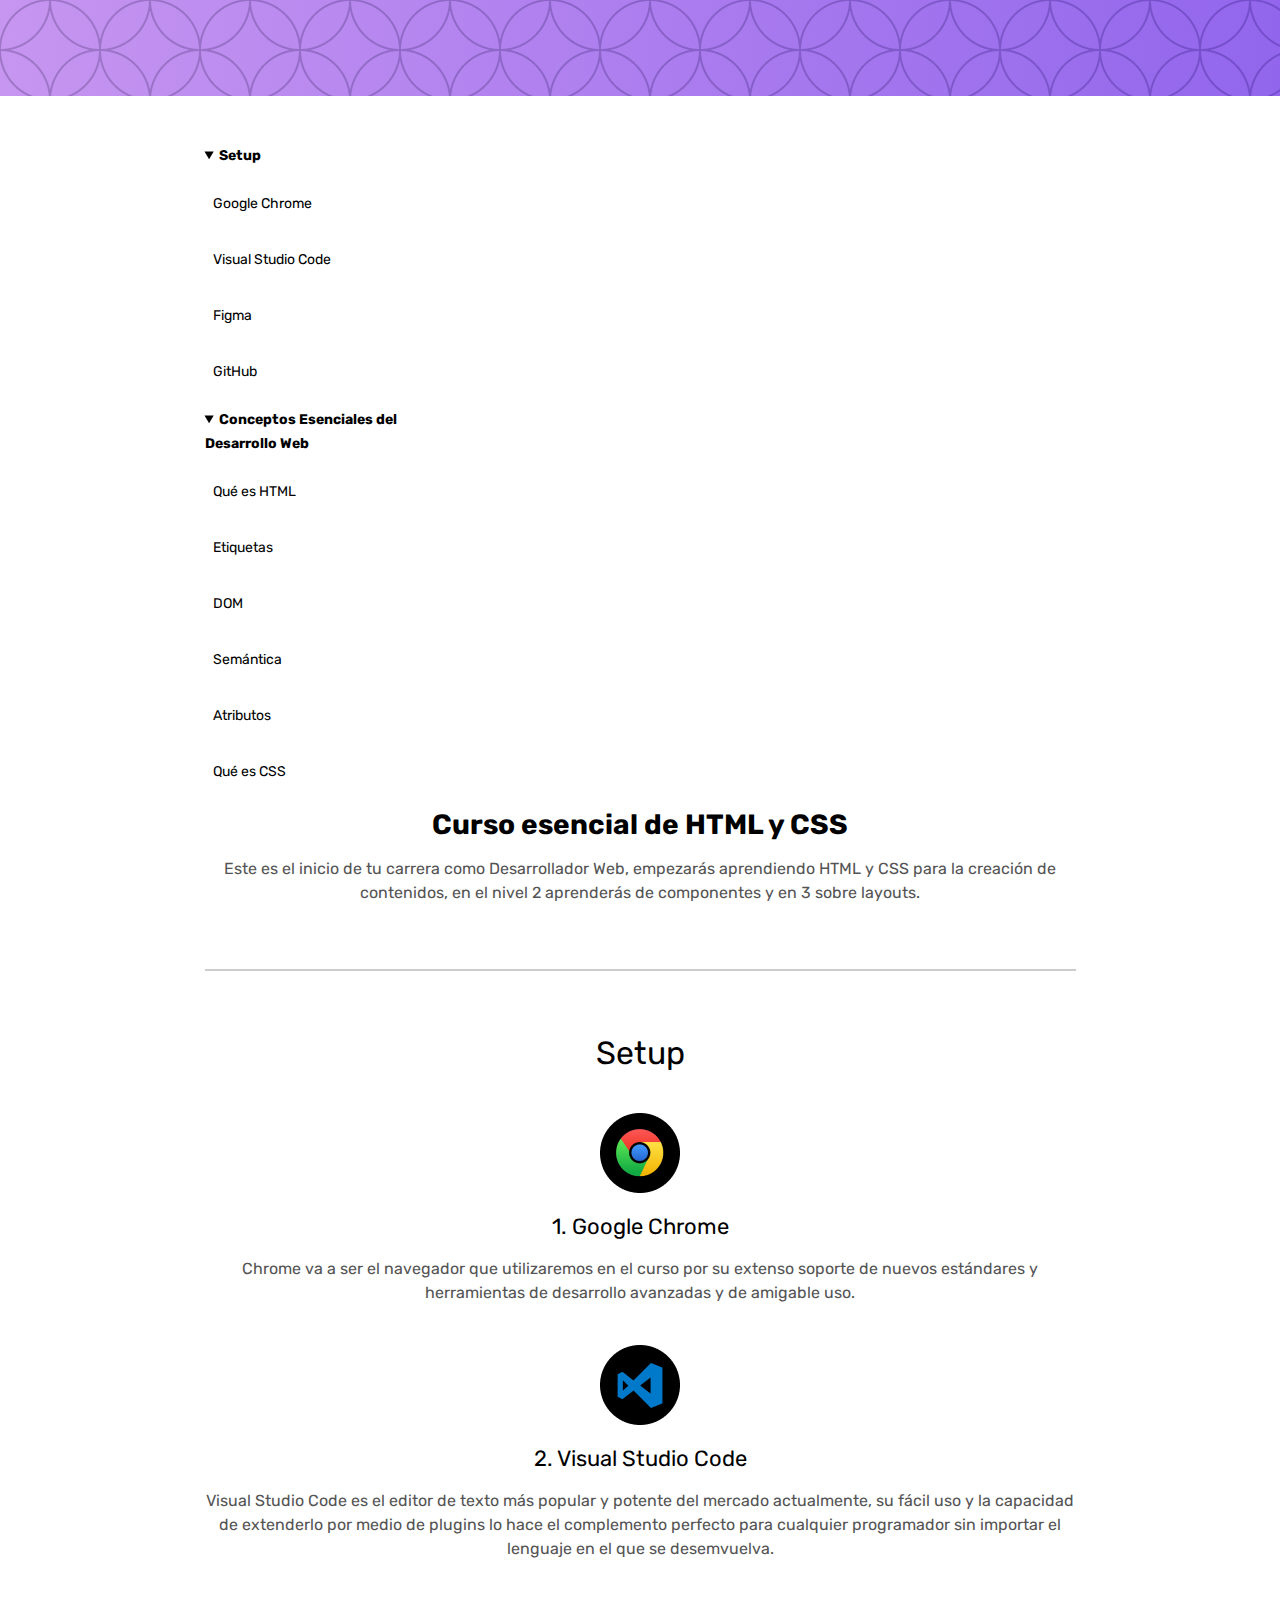
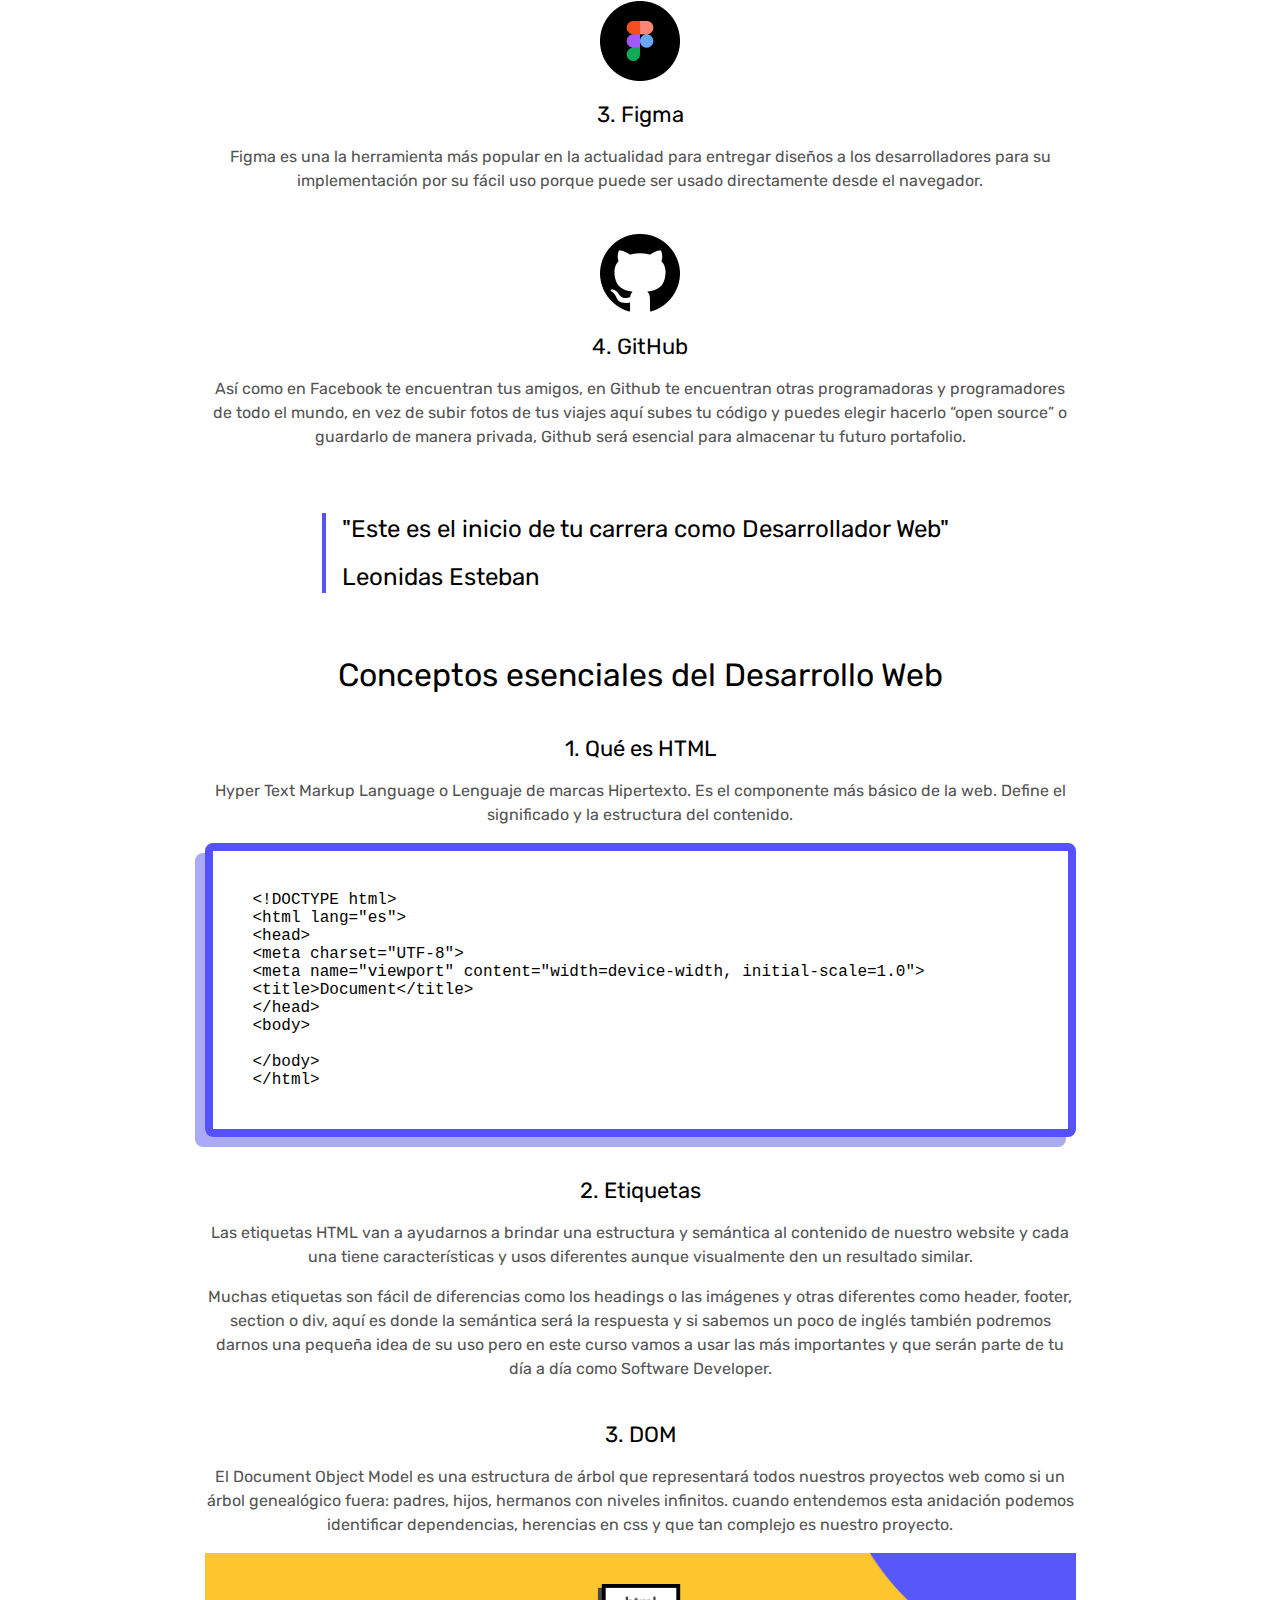
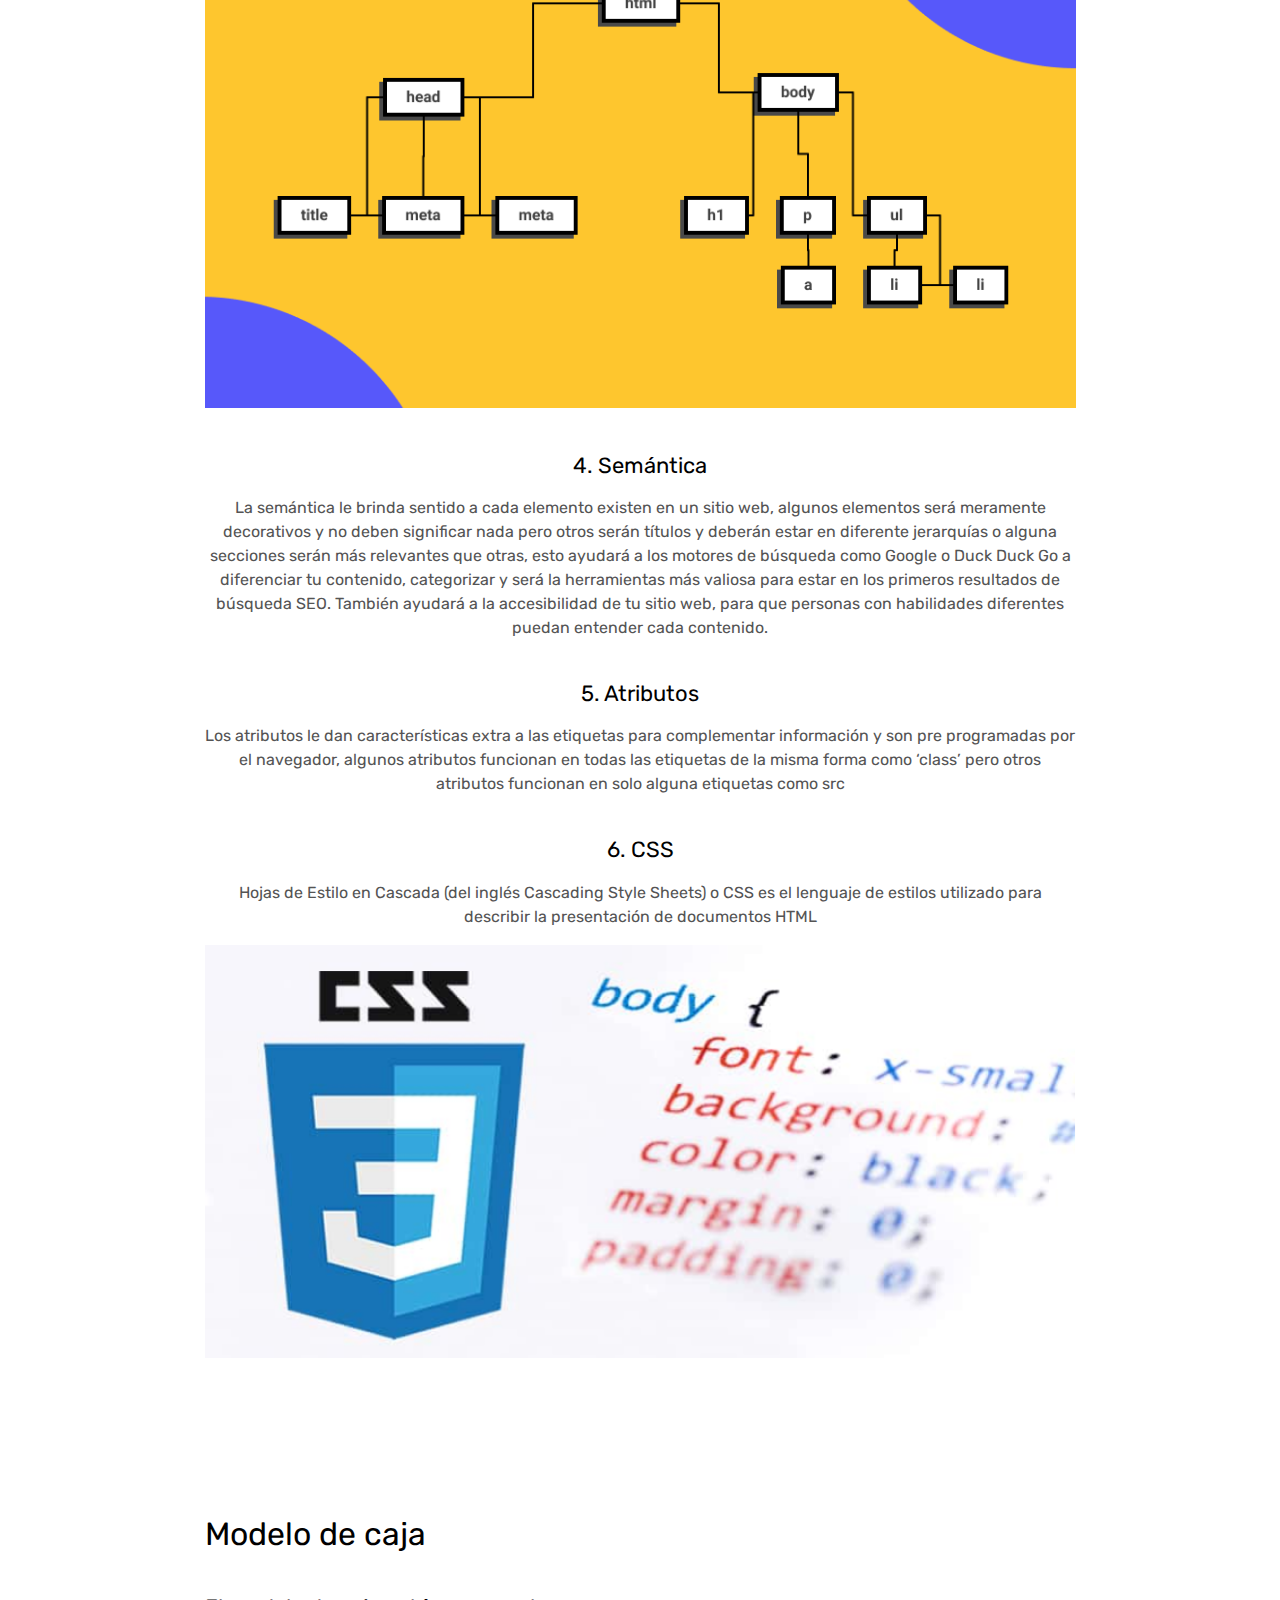
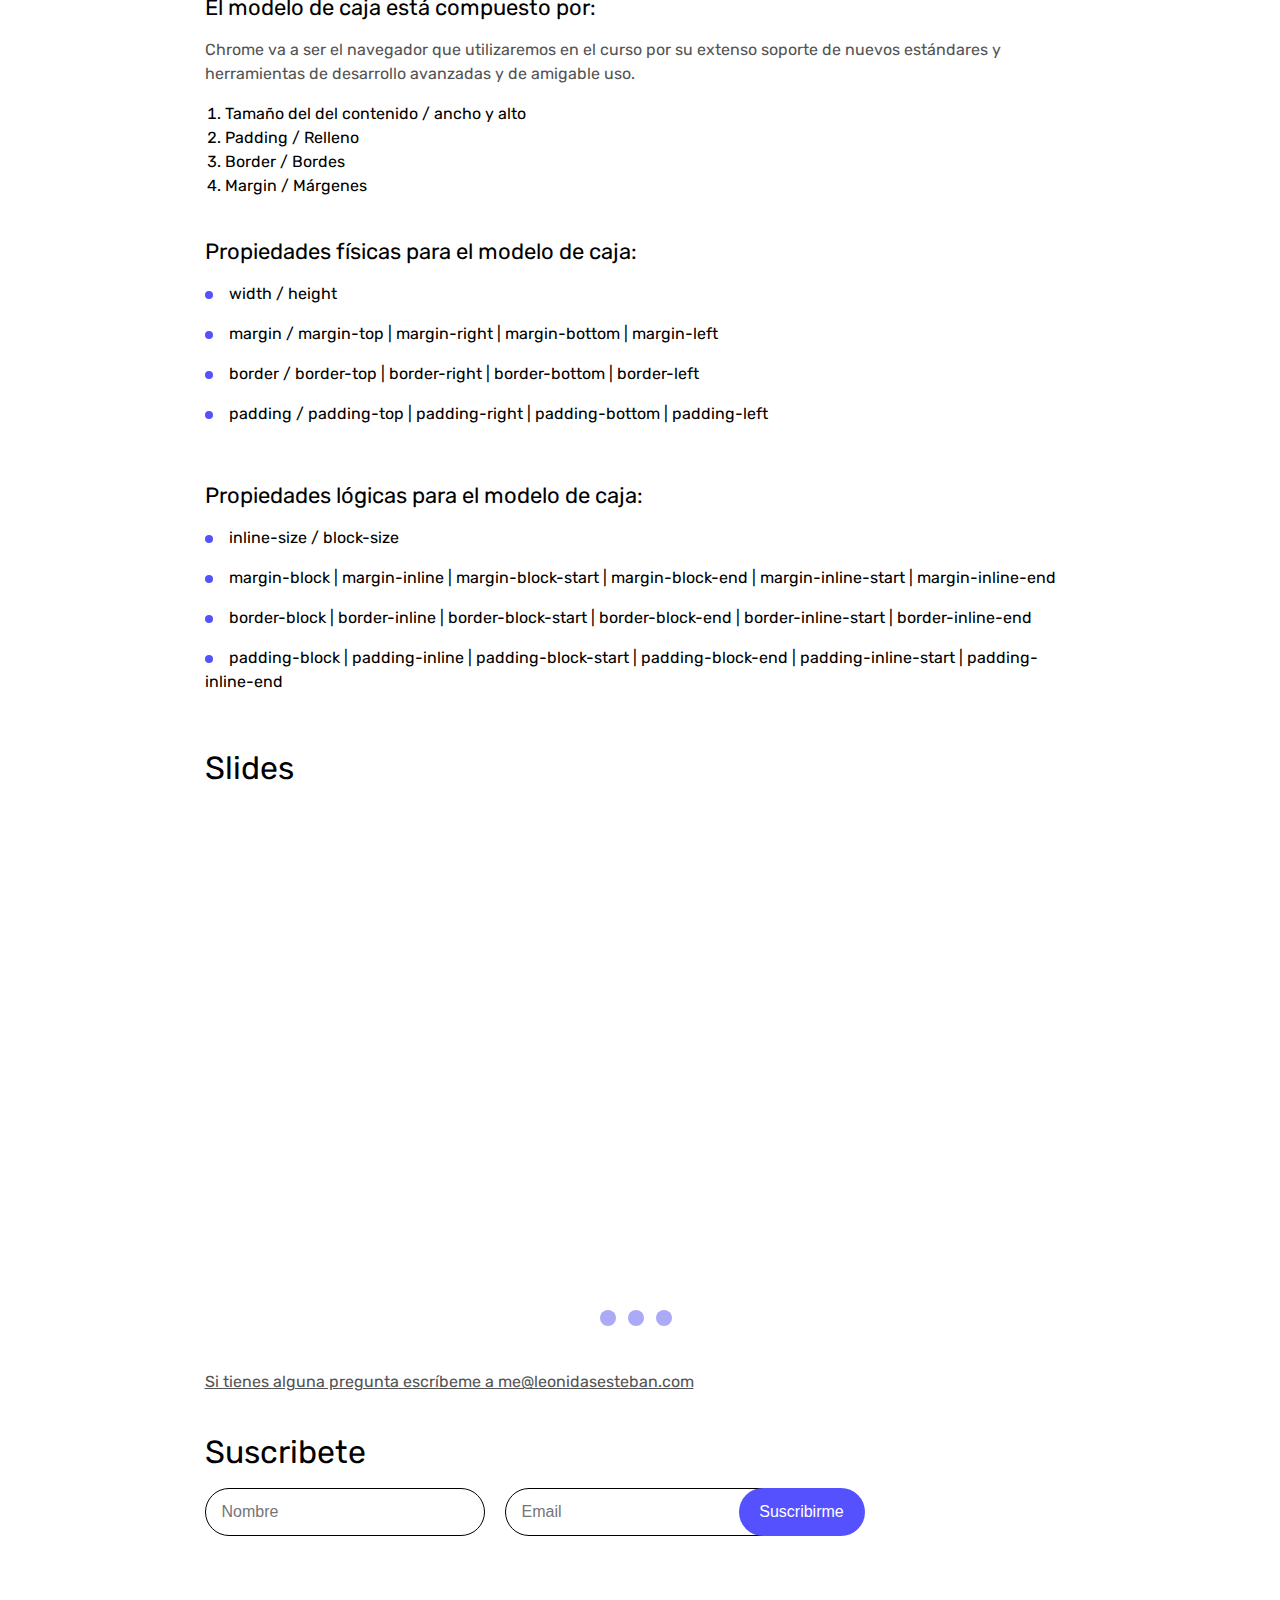
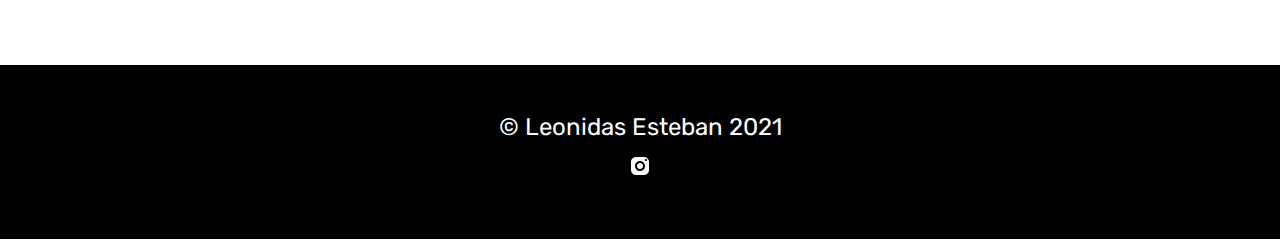
<file: nemium__d.html>
<!DOCTYPE html>
<html lang="es">
<head>
    <meta charset="UTF-8">
    <meta http-equiv="X-UA-Compatible" content="IE=edge">
    <meta name="viewport" content="width=device-width, initial-scale=1.0">
    <title>Curso esencial de HTML y CSS</title>    
    <link rel="stylesheet" href="./css/nemium__d.css">
    
    <link rel="preconnect" href="https://fonts.googleapis.com">
    <link rel="preconnect" href="https://fonts.gstatic.com" crossorigin>
    <link href="https://fonts.googleapis.com/css2?family=Roboto:ital,wght@0,400;0,700;1,400;1,700&display=swap" rel="stylesheet"> 
    
    <meta property="og:title" content="Mi proyecto del cusrso Esencial de HTML y CSS" />
    <meta property="og:description" content="Esta es la descripción del proyecto del curso esencial de HTML y CSS" />
    <meta property="og:type" content="website" />
    <meta property="og:url" content="https://cassini5.github.io/html-css/" />
    <meta property="og:image" content="https://cassini5.github.io/html-css/images/dom.png" />

    <link rel="apple-touch-icon" sizes="57x57" href="./favicon/">
    <link rel="apple-touch-icon" sizes="60x60" href="./favicon/apple-icon-60x60.png">
    <link rel="apple-touch-icon" sizes="72x72" href="./favicon/apple-icon-72x72.png">
    <link rel="apple-touch-icon" sizes="76x76" href="./favicon/apple-icon-76x76.png">
    <link rel="apple-touch-icon" sizes="114x114" href="./favicon/apple-icon-114x114.png">
    <link rel="apple-touch-icon" sizes="120x120" href="./favicon/apple-icon-120x120.png">
    <link rel="apple-touch-icon" sizes="144x144" href="./favicon/apple-icon-144x144.png">
    <link rel="apple-touch-icon" sizes="152x152" href="./favicon/apple-icon-152x152.png">
    <link rel="apple-touch-icon" sizes="180x180" href="./favicon/apple-icon-180x180.png">
    <link rel="icon" type="image/png" sizes="192x192"  href="./favicon/android-icon-192x192.png">
    <link rel="icon" type="image/png" sizes="32x32" href="./favicon/favicon-32x32.png">
    <link rel="icon" type="image/png" sizes="96x96" href="./favicon/favicon-96x96.png">
    <link rel="icon" type="image/png" sizes="16x16" href="./favicon/favicon-16x16.png">
    <link rel="manifest" href="./favicon/manifest.json">
    <meta name="msapplication-TileColor" content="#ffffff">
    <meta name="msapplication-TileImage" content="./favicon/ms-icon-144x144.png">
    <meta name="theme-color" content="#ffffff">
</head>
<body>    
    <div class="hero"></div>
    
    <div class="header">
        <div class="wrapper">
            <div class="header-content">
                <header>
                    <nav>
                        <details open>
                            <summary>
                                Setup
                            </summary>
                            <ol>
                                <li><a href="#google-chrome">Google Chrome</a></li>
                                <li><a href="#vsco">Visual Studio Code</a></li>
                                <li><a href="#figma">Figma</a></li>
                                <li><a href="#github">GitHub</a></li>
                            </ol>
                        </details>
                        <details open>
                            <summary>
                                Conceptos Esenciales del Desarrollo Web
                            </summary>
                            <ol>
                                <li><a href="#html">Qué es HTML</a></li>
                                <li><a href="#etiquetas">Etiquetas</a></li>
                                <li><a href="#dom">DOM</a></li>
                                <li><a href="#semantica">Semántica</a></li>
                                <li><a href="#atributos">Atributos</a></li>
                                <li><a href="#css">Qué es CSS</a></li>
                            </ol>
                        </details>
                    </nav>
                </header>
            </div>
        </div>
    </div>

    <main class="main"> <!-- contenedor padre -->
        
        <div class="wrapper"> <!-- delimita fronteras del contenido y centrar contenido -->
            <div class="main-content"> <!-- contenido -->
                <!-- <blockquote> -->
                <h1 class="miClase">Curso esencial de HTML y CSS</h1>
                <p>Este es el inicio de tu carrera como Desarrollador Web, empezarás aprendiendo HTML y CSS para la creación de contenidos, en el nivel 2 aprenderás de componentes y en 3 sobre layouts.</p>    
                <!-- </blockquote> -->
                <hr>
                <section class="section-content">

                    <h2>Setup</h2>
                    <img src="images/logo-google.png" alt="Logo de Google Chrome" title="Logotipo de Google Chrome">
                    <h3 id="google-chrome">Google Chrome</h3>
                    <p>Chrome va a ser el navegador que utilizaremos en el curso por su extenso soporte de nuevos estándares y herramientas de desarrollo avanzadas y de amigable uso.</p>
                    <img src="images/logo-visual.png" alt="Logo de Visual Studio Code" title="Logotipo de Visual Studio Code">
                    <h3 id="vsco">Visual Studio Code</h3>
                    <p>Visual Studio Code es el editor de texto más popular y potente del mercado actualmente, su fácil uso y la capacidad de extenderlo por medio de plugins lo hace el complemento perfecto para cualquier programador sin importar el lenguaje en el que se desemvuelva.</p>
                    <img src="images/logo-figma.png" alt="Logo de Figma" title="Logotipo de figma">
                    <h3 id="figma">Figma</h3>
                    <p>Figma es una la herramienta más popular en la actualidad para entregar diseños a los desarrolladores para su implementación por su fácil uso porque puede ser usado directamente desde el navegador.</p>
                    <img src="images/logo-github.png" alt="Logo de GitHub" title="Logotipo de GitHub">
                    <h3 id="github">GitHub</h3>
                    <p>Así como en Facebook te encuentran tus amigos, en Github te encuentran otras programadoras y programadores de todo el mundo, en vez de subir fotos de tus viajes aquí subes tu código y puedes elegir hacerlo “open source” o guardarlo de manera privada, Github será esencial para almacenar tu futuro portafolio.</p>
                    <blockquote>
                        <p>"Este es el inicio de tu carrera como Desarrollador Web"</p>
                        <p>Leonidas Esteban</p>
                    </blockquote>
                </section>
                <hr>        
                <section class="section-content">

                    <h2>Conceptos esenciales del Desarrollo Web</h2>
                    <h3 id="html">Qué es HTML</h3>
                    <p>Hyper Text Markup Language o Lenguaje de marcas Hipertexto. Es el componente más básico de la web. Define el significado y la estructura del contenido.</p>
                    <pre>
&lt;!DOCTYPE html&gt;
&lt;html lang=&quot;es&quot;&gt;
&lt;head&gt;
&lt;meta charset=&quot;UTF-8&quot;&gt;
&lt;meta name=&quot;viewport&quot; content=&quot;width=device-width, initial-scale=1.0&quot;&gt;
&lt;title&gt;Document&lt;/title&gt;
&lt;/head&gt;
&lt;body&gt;

&lt;/body&gt;
&lt;/html&gt;
</pre>
                    <h3 id="etiquetas">Etiquetas</h3>
                    <p>Las etiquetas HTML van a ayudarnos a brindar una estructura y semántica al contenido de nuestro website y cada una tiene características y usos diferentes aunque visualmente den un resultado similar.</p>
                    <p>Muchas etiquetas son fácil de diferencias como los headings o las imágenes y otras diferentes como header, footer, section o div, aquí es donde la semántica será la respuesta y si sabemos un poco de inglés también podremos darnos una pequeña idea de su uso pero en este curso vamos a usar las más importantes y que serán parte de tu día a día como Software Developer.</p>
                    
                    <h3 id="dom">DOM</h3>
                    <p>El Document Object Model es una estructura de árbol que representará todos nuestros proyectos web como si un árbol genealógico fuera: padres, hijos, hermanos con niveles infinitos. cuando entendemos esta anidación podemos identificar dependencias, herencias en css y que tan complejo es nuestro proyecto.</p>
                
                    <img src="images/dom.png" alt="Representación gráfica del Document Object Model" title="Representación gráfica del Document Object Model">
                
                    <h3 id="semantica">Semántica</h3>
                    <p>La semántica le brinda sentido a cada elemento existen en un sitio web, algunos elementos será meramente decorativos y no deben significar nada pero otros serán títulos y deberán estar en diferente jerarquías o alguna secciones serán más relevantes que otras, esto ayudará a los motores de búsqueda como Google o Duck Duck Go a diferenciar tu contenido, categorizar y será la herramientas más valiosa para estar en los primeros resultados de búsqueda SEO. También ayudará a la accesibilidad de tu sitio web, para que personas con habilidades diferentes puedan entender cada contenido.</p>
                
                    <h3 id="atributos">Atributos</h3>
                    <p>Los atributos le dan características extra a las etiquetas para complementar información y son pre programadas por el navegador, algunos atributos funcionan en todas las etiquetas de la misma forma como ‘class’ pero otros atributos funcionan en solo alguna etiquetas como src</p>
                
                    <h3 id="css">CSS</h3>
                    <p>Hojas de Estilo en Cascada (del inglés Cascading Style Sheets) o CSS es el lenguaje de estilos utilizado para describir la presentación de documentos HTML</p>
                
                    <img src="images/css.png" alt="Representación gráfica de CSS" title="Representación gráfica de CSS">
                </section>
                <section class="section-content">

                    <h2>Modelo de caja</h2>
                    <h3>El modelo de caja está compuesto por:</h3>
                    <p>Chrome va a ser el navegador que utilizaremos en el curso por su extenso soporte de nuevos estándares y herramientas de desarrollo avanzadas y de amigable uso.</p>
                    <ol>
                        <li>Tamaño del del contenido / ancho y alto</li>
                        <li>Padding / Relleno</li>
                        <li> Border / Bordes</li>
                        <li>Margin / Márgenes</li>
                    </ol>
                    <h3>Propiedades físicas para el modelo de caja:</h3>
                    <ul>
                        <li>width / height</li>
                        <li>margin / margin-top | margin-right | margin-bottom | margin-left</li>
                        <li>border / border-top | border-right | border-bottom | border-left</li>
                        <li>padding / padding-top | padding-right | padding-bottom | padding-left</li>
                    </ul>
                    <h3>Propiedades lógicas para el modelo de caja:</h3>
                    <ul>
                        <li>inline-size / block-size</li>
                        <li>margin-block | margin-inline | margin-block-start | margin-block-end | margin-inline-start | margin-inline-end</li>
                        <li>border-block | border-inline | border-block-start | border-block-end | border-inline-start | border-inline-end</li>
                        <li>padding-block | padding-inline | padding-block-start | padding-block-end | padding-inline-start | padding-inline-end</li>
                    </ul>    
                </section>
                <div class="section-content">
                    <h2>Slides</h2>
                    <div class="slider">
                        <scroll-container class="slider-container">
                            <scroll-page class="slider-slide" id="video-1">
                                <iframe class="video" width="560" height="315" src="https://www.youtube.com/embed/pA96m95T3NA" title="YouTube video player" frameborder="0" allow="accelerometer; autoplay; clipboard-write; encrypted-media; gyroscope; picture-in-picture" allowfullscreen></iframe>
                            </scroll-page>
                            <scroll-page class="slider-slide" id="video-2">
                                <iframe class="video" width="560" height="315" src="https://www.youtube.com/embed/RvRhUHTV_8k" title="YouTube video player" frameborder="0" allow="accelerometer; autoplay; clipboard-write; encrypted-media; gyroscope; picture-in-picture" allowfullscreen></iframe>
                            </scroll-page>
                            <scroll-page class="slider-slide" id="video-3">
                                <iframe class="video" width="560" height="315" src="https://www.youtube.com/embed/cVFzblT5VPE" title="YouTube video player" frameborder="0" allow="accelerometer; autoplay; clipboard-write; encrypted-media; gyroscope; picture-in-picture" allowfullscreen></iframe>
                            </scroll-page>
                        </scroll-container>
                        <div class="slider-bullet-list">
                            <a href="#video-1" class="slider-bullet"></a>
                            <a href="#video-2" class="slider-bullet"></a>
                            <a href="#video-3" class="slider-bullet"></a>
                        </div>
                    </div>
                </div>
                <p><a href="mailto:me@leonidasesteban.com">Si tienes alguna pregunta escríbeme a me@leonidasesteban.com</a></p>
                <div class="section-content">
                    <h2>Suscribete</h2>
                    <form action="" class="form">
                        <input type="text" placeholder="Nombre" required>
                        <input type="email" placeholder="Email" required>
                        <input type="submit" value="Suscribirme">
                    </form>
                </div>
            </div> <!--content-->
        </div>    <!--wrapper-->  
    </main>
    <div class="footer">
        <div class="wrapper">
            <div class="footer-content">
                <footer>
                    <p>© Leonidas Esteban 2021</p>
                    <a href="#"><img src="./images/instagram.png" alt="Sigueme en Instagram"></a>
                </footer>
            </div>
        </div>
    </div>
</body>
</html>
</file>
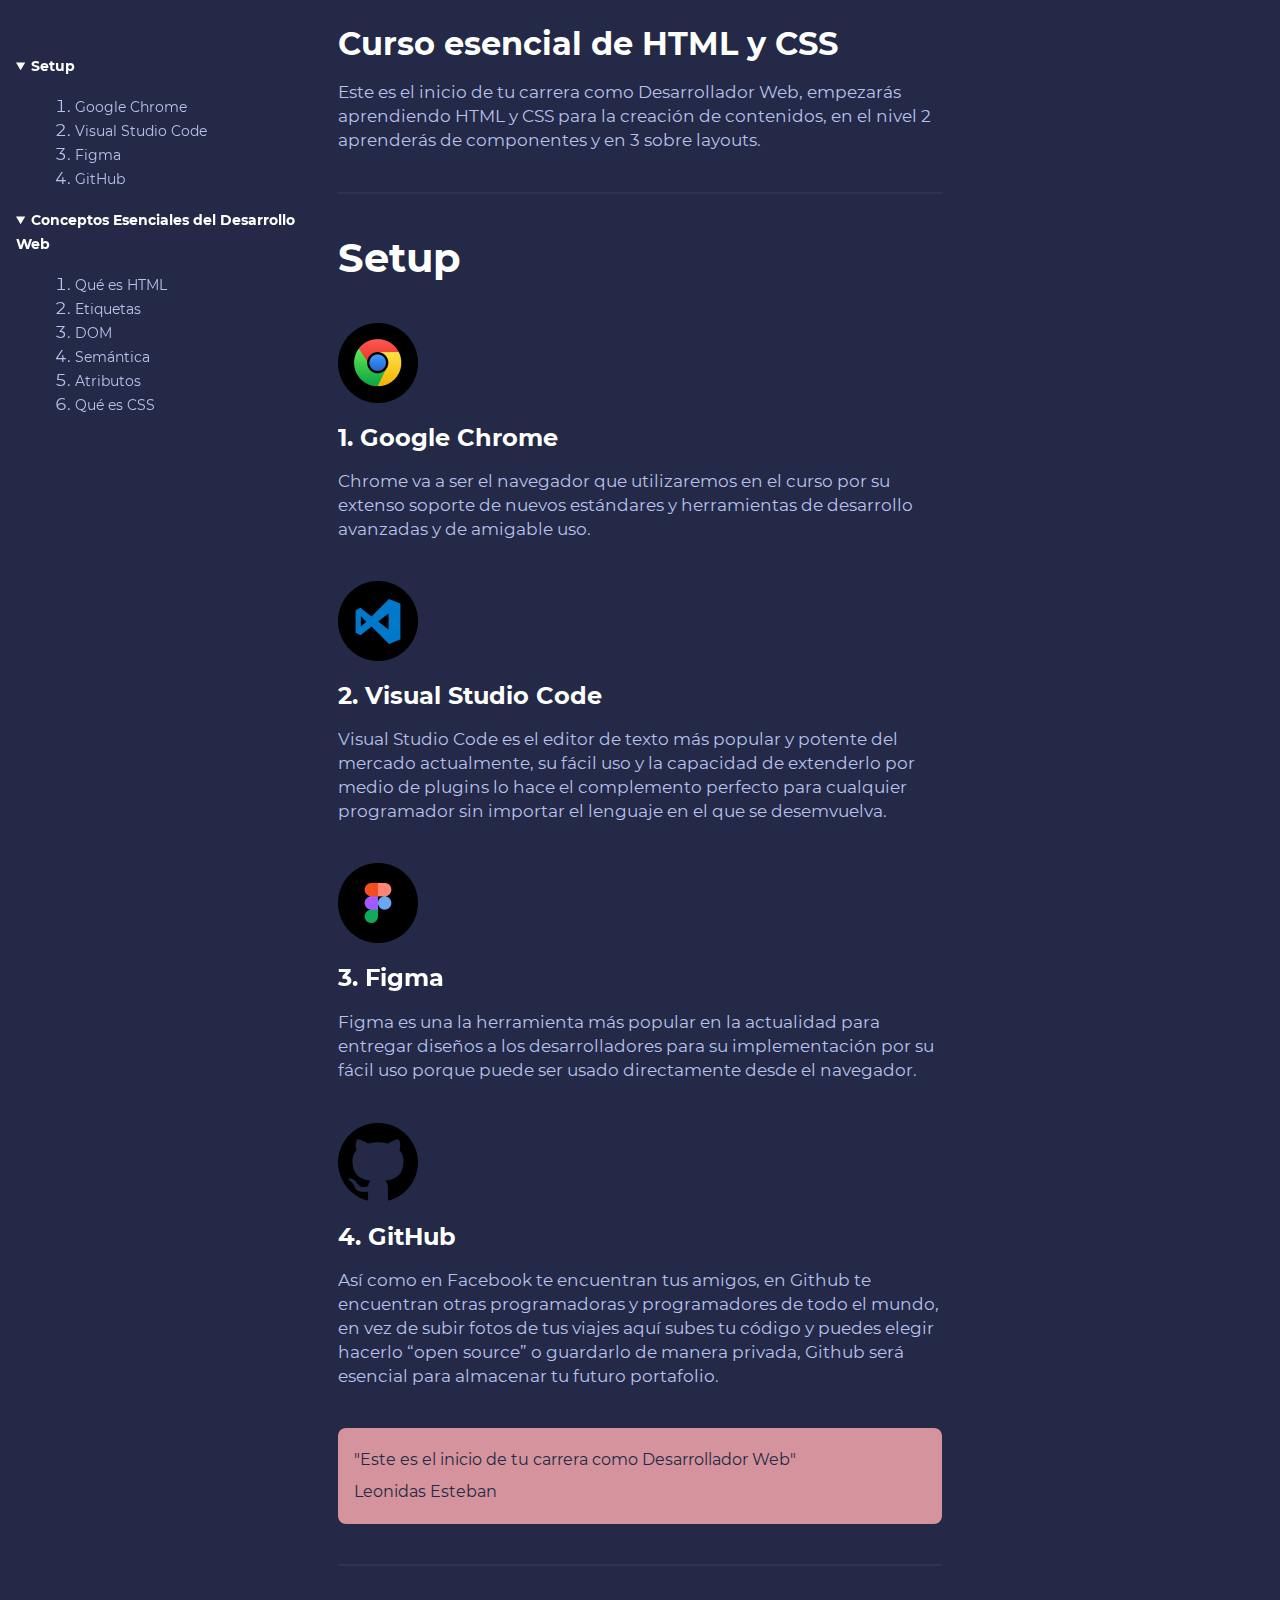
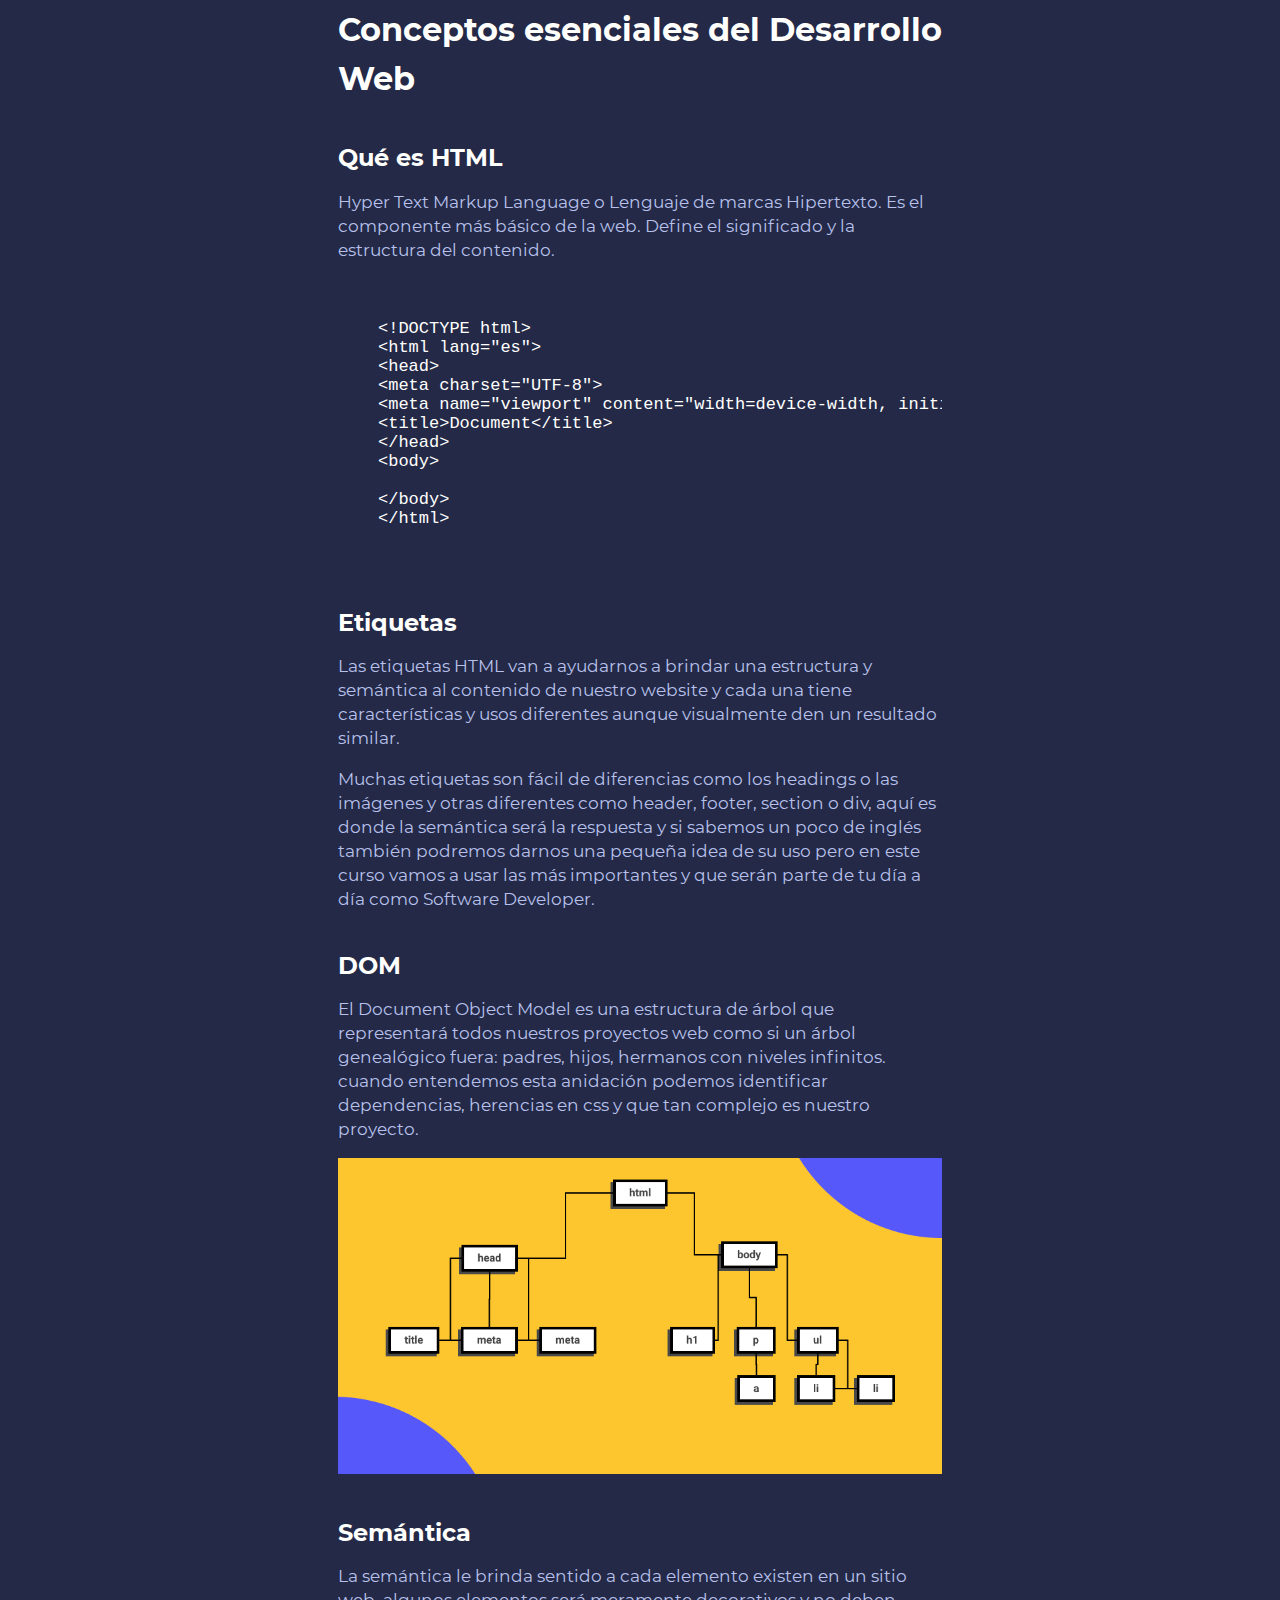
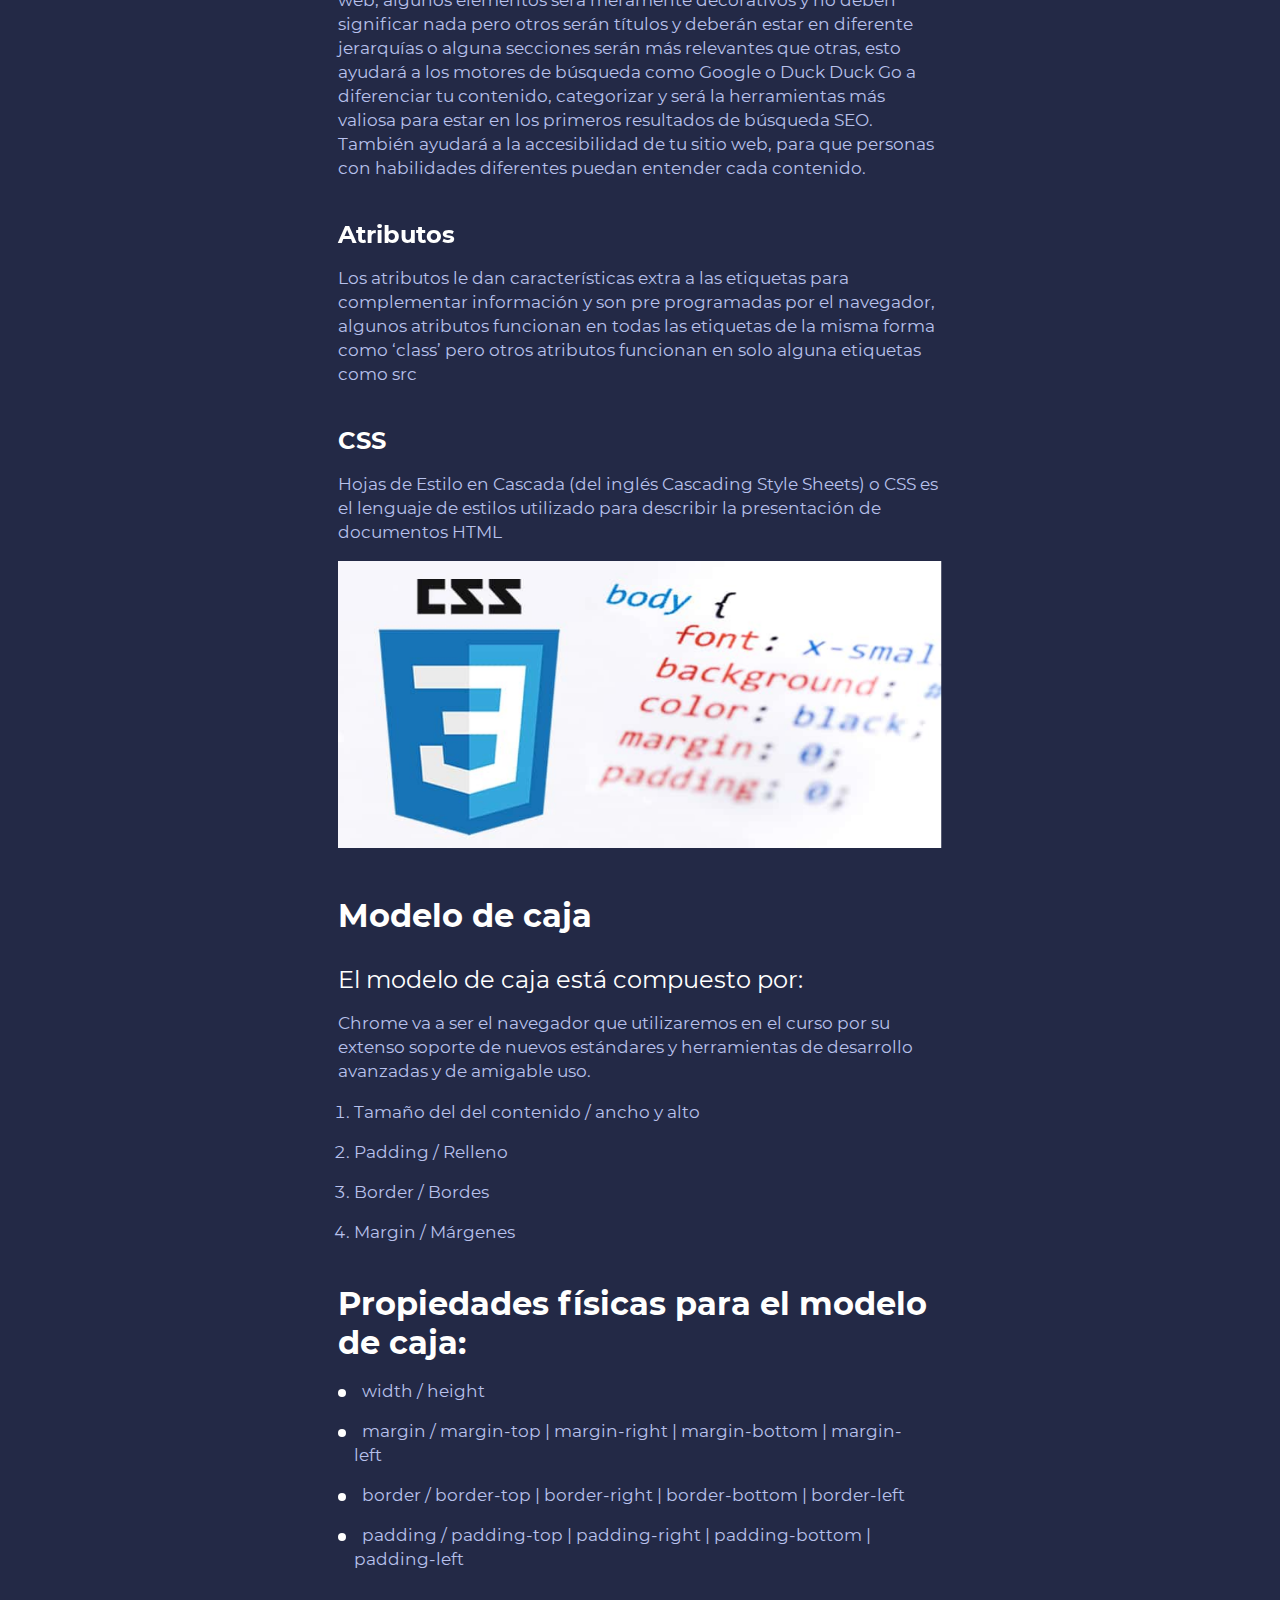
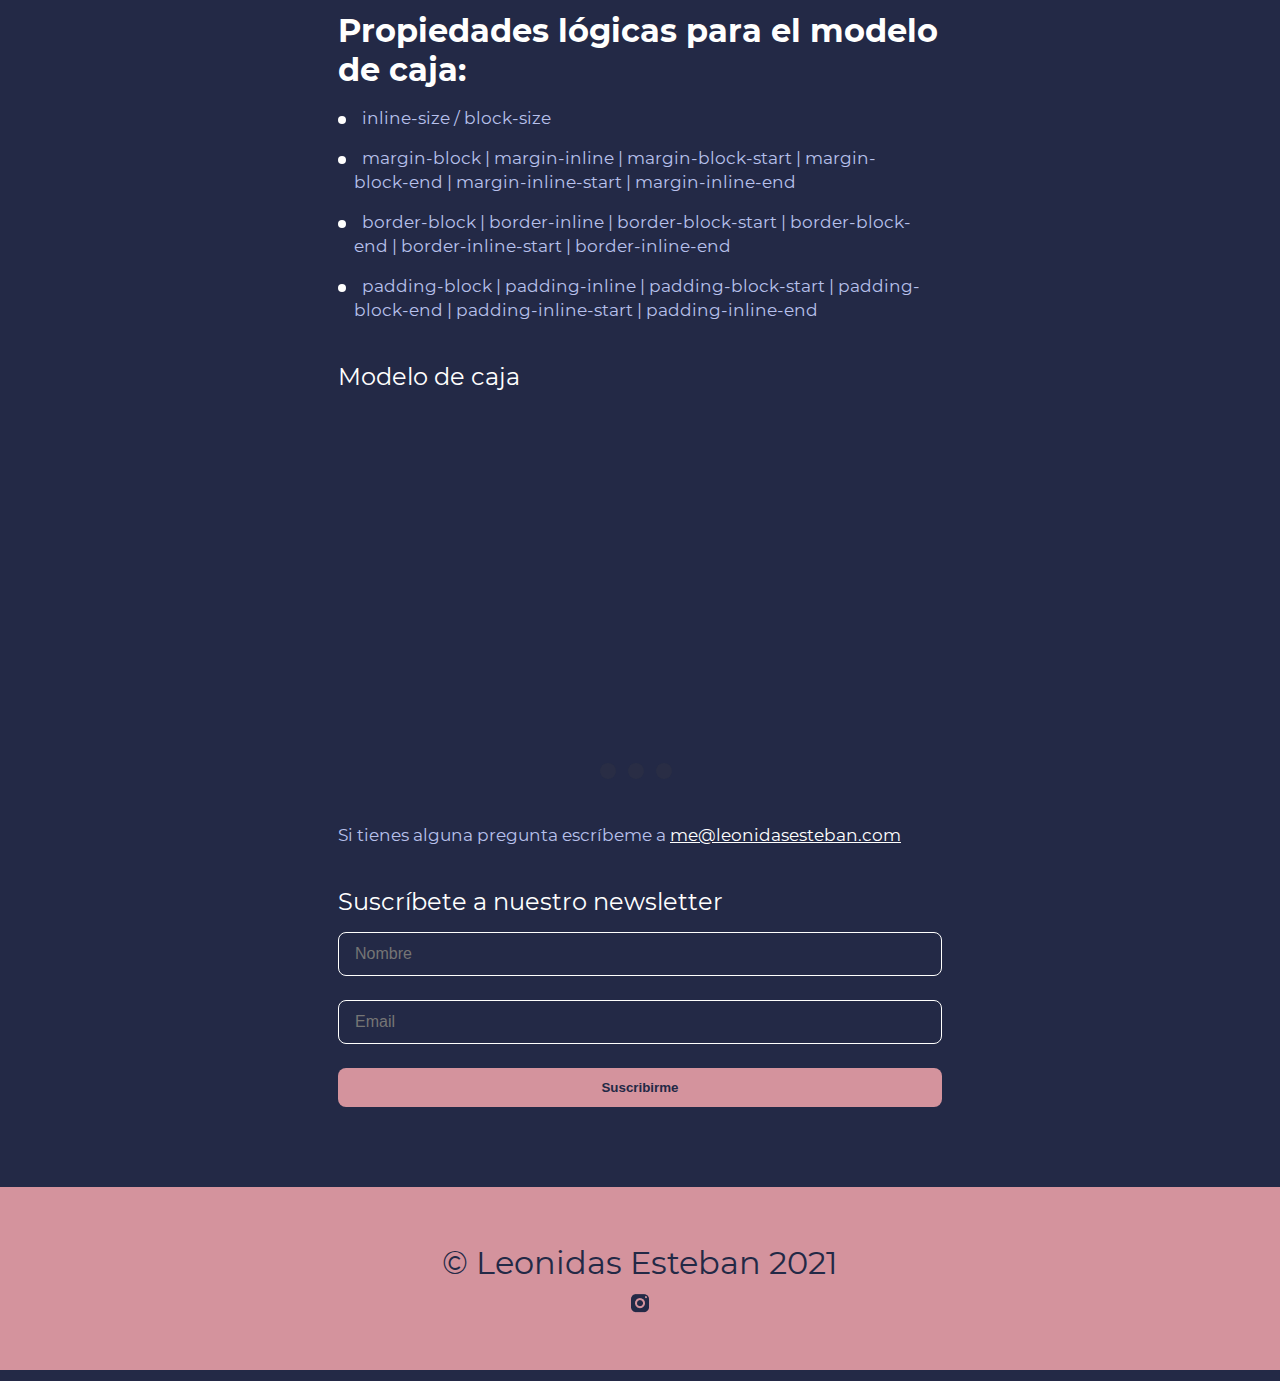
<file: nemium__e.html>
<!DOCTYPE html>
<html lang="es">
<head>
    <meta charset="UTF-8">
    <meta http-equiv="X-UA-Compatible" content="IE=edge">
    <meta name="viewport" content="width=device-width, initial-scale=1.0">
    <title>Curso esencial de HTML y CSS</title>    
    <link rel="stylesheet" href="./css/nemium__e.css">
    
    <!-- <link rel="preconnect" href="https://fonts.googleapis.com">
    <link rel="preconnect" href="https://fonts.gstatic.com" crossorigin>
    <link href="https://fonts.googleapis.com/css2?family=Montserrat:wght@400;700&display=swap" rel="stylesheet">  -->
    
    <meta property="og:title" content="Mi proyecto del cusrso Esencial de HTML y CSS" />
    <meta property="og:description" content="Esta es la descripción del proyecto del curso esencial de HTML y CSS" />
    <meta property="og:type" content="website" />
    <meta property="og:url" content="https://cassini5.github.io/html-css/" />
    <meta property="og:image" content="https://cassini5.github.io/html-css/images/dom.png" />

    <link rel="apple-touch-icon" sizes="57x57" href="./favicon/">
    <link rel="apple-touch-icon" sizes="60x60" href="./favicon/apple-icon-60x60.png">
    <link rel="apple-touch-icon" sizes="72x72" href="./favicon/apple-icon-72x72.png">
    <link rel="apple-touch-icon" sizes="76x76" href="./favicon/apple-icon-76x76.png">
    <link rel="apple-touch-icon" sizes="114x114" href="./favicon/apple-icon-114x114.png">
    <link rel="apple-touch-icon" sizes="120x120" href="./favicon/apple-icon-120x120.png">
    <link rel="apple-touch-icon" sizes="144x144" href="./favicon/apple-icon-144x144.png">
    <link rel="apple-touch-icon" sizes="152x152" href="./favicon/apple-icon-152x152.png">
    <link rel="apple-touch-icon" sizes="180x180" href="./favicon/apple-icon-180x180.png">
    <link rel="icon" type="image/png" sizes="192x192"  href="./favicon/android-icon-192x192.png">
    <link rel="icon" type="image/png" sizes="32x32" href="./favicon/favicon-32x32.png">
    <link rel="icon" type="image/png" sizes="96x96" href="./favicon/favicon-96x96.png">
    <link rel="icon" type="image/png" sizes="16x16" href="./favicon/favicon-16x16.png">
    <link rel="manifest" href="./favicon/manifest.json">
    <meta name="msapplication-TileColor" content="#ffffff">
    <meta name="msapplication-TileImage" content="./favicon/ms-icon-144x144.png">
    <meta name="theme-color" content="#ffffff">
</head>
<body>    
    <div class="hero"></div>
    
    <div class="header"><!--sticky-->
        <div class="wrapper">
            <div class="header-content"> <!--relative-->
                <header><!--absolute-->
                    <nav>
                        <details open>
                            <summary>
                                Setup
                            </summary>
                            <ol>
                                <li><a href="#google-chrome">Google Chrome</a></li>
                                <li><a href="#vsco">Visual Studio Code</a></li>
                                <li><a href="#figma">Figma</a></li>
                                <li><a href="#github">GitHub</a></li>
                            </ol>
                        </details>
                        <details open>
                            <summary>
                                Conceptos Esenciales del Desarrollo Web
                            </summary>
                            <ol>
                                <li><a href="#html">Qué es HTML</a></li>
                                <li><a href="#etiquetas">Etiquetas</a></li>
                                <li><a href="#dom">DOM</a></li>
                                <li><a href="#semantica">Semántica</a></li>
                                <li><a href="#atributos">Atributos</a></li>
                                <li><a href="#css">Qué es CSS</a></li>
                            </ol>
                        </details>
                    </nav>
                </header>
            </div>
        </div>
    </div>

    <main class="main"> <!-- contenedor padre -->
        
        <div class="wrapper"> <!-- delimita fronteras del contenido y centrar contenido -->
            <div class="main-content"> <!-- contenido -->
                <hr>
                <h1 class="miClase">Curso esencial de HTML y CSS</h1>
                <p>Este es el inicio de tu carrera como Desarrollador Web, empezarás aprendiendo HTML y CSS para la creación de contenidos, en el nivel 2 aprenderás de componentes y en 3 sobre layouts.</p>                    
                <hr>
                <section class="section-content">
                    <h2>Setup</h2>
                    <img src="images/logo-google.png" alt="Logo de Google Chrome" title="Logotipo de Google Chrome">
                    <h3 id="google-chrome">Google Chrome</h3>
                    <p>Chrome va a ser el <span class="morado">navegador que utilizaremos</span> en el curso por su extenso soporte de nuevos estándares y herramientas de desarrollo avanzadas y de amigable uso.</p>
                    <img src="images/logo-visual.png" alt="Logo de Visual Studio Code" title="Logotipo de Visual Studio Code">
                    <h3 id="vsco">Visual Studio Code</h3>
                    <p>Visual Studio Code es el editor de texto más popular y potente del mercado actualmente, su fácil uso y la capacidad de extenderlo por medio de plugins lo hace el complemento perfecto para cualquier programador sin importar el lenguaje en el que se desemvuelva.</p>
                    <img src="images/logo-figma.png" alt="Logo de Figma" title="Logotipo de figma">
                    <h3 id="figma">Figma</h3>
                    <p>Figma es una la herramienta más popular en la actualidad para entregar diseños a los desarrolladores para su implementación por su fácil uso porque puede ser usado directamente desde el navegador.</p>
                    <img src="images/logo-github.png" alt="Logo de GitHub" title="Logotipo de GitHub">
                    <h3 id="github">GitHub</h3>
                    <p>Así como en Facebook te encuentran tus amigos, en Github te encuentran otras programadoras y programadores de todo el mundo, en vez de subir fotos de tus viajes aquí subes tu código y puedes elegir hacerlo “open source” o guardarlo de manera privada, Github será esencial para almacenar tu futuro portafolio.</p>
                    <blockquote>
                        <p>"Este es el inicio de tu carrera como Desarrollador Web"</p>
                        <p>Leonidas Esteban</p>
                    </blockquote>
                </section>
                <hr>
                <section class="section-content">
                    <h2>Conceptos esenciales del Desarrollo Web</h2>
                    <h3 id="html">Qué es HTML</h3>
                    <p>Hyper Text Markup Language o Lenguaje de marcas Hipertexto. Es el componente más básico de la web. Define el significado y la estructura del contenido.</p>
                    <pre>
&lt;!DOCTYPE html&gt;
&lt;html lang=&quot;es&quot;&gt;
&lt;head&gt;
&lt;meta charset=&quot;UTF-8&quot;&gt;
&lt;meta name=&quot;viewport&quot; content=&quot;width=device-width, initial-scale=1.0&quot;&gt;
&lt;title&gt;Document&lt;/title&gt;
&lt;/head&gt;
&lt;body&gt;

&lt;/body&gt;
&lt;/html&gt;
</pre>
                    <h3 id="etiquetas">Etiquetas</h3>
                    <p>Las etiquetas HTML van a ayudarnos a brindar una estructura y semántica al contenido de nuestro website y cada una tiene características y usos diferentes aunque visualmente den un resultado similar.</p>
                    <p>Muchas etiquetas son fácil de diferencias como los headings o las imágenes y otras diferentes como header, footer, section o div, aquí es donde la semántica será la respuesta y si sabemos un poco de inglés también podremos darnos una pequeña idea de su uso pero en este curso vamos a usar las más importantes y que serán parte de tu día a día como Software Developer.</p>
                    
                    <h3 id="dom">DOM</h3>
                    <p>El Document Object Model es una estructura de árbol que representará todos nuestros proyectos web como si un árbol genealógico fuera: padres, hijos, hermanos con niveles infinitos. cuando entendemos esta anidación podemos identificar dependencias, herencias en css y que tan complejo es nuestro proyecto.</p>
                
                    <img src="images/dom.png" alt="Representación gráfica del Document Object Model" title="Representación gráfica del Document Object Model">
                
                    <h3 id="semantica">Semántica</h3>
                    <p>La semántica le brinda sentido a cada elemento existen en un sitio web, algunos elementos será meramente decorativos y no deben significar nada pero otros serán títulos y deberán estar en diferente jerarquías o alguna secciones serán más relevantes que otras, esto ayudará a los motores de búsqueda como Google o Duck Duck Go a diferenciar tu contenido, categorizar y será la herramientas más valiosa para estar en los primeros resultados de búsqueda SEO. También ayudará a la accesibilidad de tu sitio web, para que personas con habilidades diferentes puedan entender cada contenido.</p>
                
                    <h3 id="atributos">Atributos</h3>
                    <p>Los atributos le dan características extra a las etiquetas para complementar información y son pre programadas por el navegador, algunos atributos funcionan en todas las etiquetas de la misma forma como ‘class’ pero otros atributos funcionan en solo alguna etiquetas como src</p>
                
                    <h3 id="css">CSS</h3>
                    <p>Hojas de Estilo en Cascada (del inglés Cascading Style Sheets) o CSS es el lenguaje de estilos utilizado para describir la presentación de documentos HTML</p>
                
                    <img src="images/css.png" alt="Representación gráfica de CSS" title="Representación gráfica de CSS">
                </section>
                <section class="section-content">
                    <h2>Modelo de caja</h2>
                    <h3>El modelo de caja está compuesto por:</h3>
                    <p>Chrome va a ser el navegador que utilizaremos en el curso por su extenso soporte de nuevos estándares y herramientas de desarrollo avanzadas y de amigable uso.</p>
                    <ol>
                        <li>Tamaño del del contenido / ancho y alto</li>
                        <li>Padding / Relleno</li>
                        <li> Border / Bordes</li>
                        <li>Margin / Márgenes</li>
                    </ol>
                    <h3>Propiedades físicas para el modelo de caja:</h3>
                    <ul>
                        <li>width / height</li>
                        <li>margin / margin-top | margin-right | margin-bottom | margin-left</li>
                        <li>border / border-top | border-right | border-bottom | border-left</li>
                        <li>padding / padding-top | padding-right | padding-bottom | padding-left</li>
                    </ul>
                    <h3>Propiedades lógicas para el modelo de caja:</h3>
                    <ul>
                        <li>inline-size / block-size</li>
                        <li>margin-block | margin-inline | margin-block-start | margin-block-end | margin-inline-start | margin-inline-end</li>
                        <li>border-block | border-inline | border-block-start | border-block-end | border-inline-start | border-inline-end</li>
                        <li>padding-block | padding-inline | padding-block-start | padding-block-end | padding-inline-start | padding-inline-end</li>
                    </ul>    
                </section>
                <div class="section-content">
                    <h2>Modelo de caja</h2>
                    <div class="slider">
                        <scroll-container class="slider-container">
                            <scroll-page class="slider-slide" id="video-1">
                                <iframe class="video" width="560" height="315" src="https://www.youtube.com/embed/pA96m95T3NA" title="YouTube video player" frameborder="0" allow="accelerometer; autoplay; clipboard-write; encrypted-media; gyroscope; picture-in-picture" allowfullscreen></iframe>
                            </scroll-page>
                            <scroll-page class="slider-slide" id="video-2">
                                <iframe class="video" width="560" height="315" src="https://www.youtube.com/embed/RvRhUHTV_8k" title="YouTube video player" frameborder="0" allow="accelerometer; autoplay; clipboard-write; encrypted-media; gyroscope; picture-in-picture" allowfullscreen></iframe>
                            </scroll-page>
                            <scroll-page class="slider-slide" id="video-3">
                                <iframe class="video" width="560" height="315" src="https://www.youtube.com/embed/cVFzblT5VPE" title="YouTube video player" frameborder="0" allow="accelerometer; autoplay; clipboard-write; encrypted-media; gyroscope; picture-in-picture" allowfullscreen></iframe>
                            </scroll-page>
                        </scroll-container>
                        <div class="slider-bullet-list">
                            <a href="#video-1" class="slider-bullet"></a>
                            <a href="#video-2" class="slider-bullet"></a>
                            <a href="#video-3" class="slider-bullet"></a>
                        </div>
                    </div>
                </div>
                <p>Si tienes alguna pregunta escríbeme a <a href="mailto:me@leonidasesteban.com">me@leonidasesteban.com</a></p>
                <div class="section-content">
                    <h2>Suscríbete a nuestro newsletter</h2>
                    <form action="" class="form">
                        <input type="text" placeholder="Nombre" required>
                        <input type="email" placeholder="Email" required>
                        <input type="submit" value="Suscribirme">
                    </form>
                </div>
            </div> <!--content-->
        </div>    <!--wrapper-->  
    </main>
    <div class="footer">
        <div class="wrapper">
            <div class="footer-content">
                <footer>
                    <p>© Leonidas Esteban 2021</p>
                    <a href="#"><img src="./images/instagram-azul.png" alt="Sigueme en Instagram"></a>
                </footer>
            </div>
        </div>
    </div>
</body>
</html>
</file>
<file: css/fisico.css>
@font-face {
    font-family: 'charter';
    src: url('../fonts/charter-regular.otf');
    font-style: normal;
    font-weight: 400;
}
@font-face {
    font-family: 'charter';
    src: url('../fonts/charter-italic.otf');
    font-style: italic;
    font-weight: 400;
}
@font-face {
    font-family: 'charter';
    src: url('../fonts/charter-bold.otf');
    font-style: normal;
    font-weight: bold;
}
@font-face {
    font-family: 'charter';
    src: url('../fonts/charter-bold-italic.otf');
    font-style: italic;
    font-weight: bold;
}
:root { /*pseudoclase */
    font-size: 16px;
    --gray40: #212121;
    --gray30: #212429;
    --gray20: #424242;
    --gray10: #616161;
}

html {
    scroll-behavior: smooth;
}

body {
    color: var(--gray40);    
    /* font-family: system-ui; */
    /* font-family: charter; */
    font-family: 'Roboto', sans-serif;
    margin: 0;
}

a {
    color: var(--gray40);
}

header {
    font-size: 14px;
    color: var(--gray10);
    position: absolute;
    top: 64px;
    left: -232px;
    /* background-color: red; */
    width: 188px;
}

header a {
    color: var(--gray10);
    text-decoration: none;
}

header li {
    margin-bottom: 16px;
}

header a:hover{
    color: var(--gray40);
}

nav details summary {
    font-weight: bold;
    line-height: 24px;
}

h1 {
    font-size: 3.75em;
    font-weight: 400;
    margin: 64px 0 16px 0;
}

/* h1 + p {
    margin-bottom: 64px;
} */
hr {
    margin: 64px 0;
}
h2 {
    font-size: 2em;
    font-weight: normal;
    margin-top: 64px;
    margin-bottom: 40px;
}

h3 {
    font-size: 1.5em;
    margin: 16px 0 24px 0;
    font-weight: normal;
    position: sticky;
    top:0;
    background-color: #fff;
}

pre {
    background: #FEC62E;
    padding: 40px;
    font-family: 'Roboto';
    line-height: 1.5em;
}

blockquote {
    font-size: 1.5em;
    margin: 32px 0;
    line-height: 1.5em;
    padding-left: 1em;
    border-left: 4px solid var(--gray40);
}
.section-content blockquote p:last-child {
    color: var(--gray10);
}
.section-content blockquote p:last-child:before {
    content: '-';
}

.header {    
    position: sticky;
    top: 0;
}

.header-content {
    position: relative;
}
.main {
    
}

.wrapper {
    width: 902px;
    margin: auto;
}

.main-content {
    background-color: #fff;
}

.hero {    
    
    background: linear-gradient(to top, rgba(255,255,255,.3), transparent  ), url('../images/pattern.png');
    /* background-repeat: no-repeat;
    background-position: center;
    background-size: cover; */
    height: 350px;
}

.section-content {
    margin-top: 164px;
}

.section-content:first-of-type {
    margin: 0;   
}

.section-content ol li {
    line-height: 1.5em;
}

.section-content ul li {
    margin: 1em 0;
}

/* h3::after {
    content: '';
    width: 192px;
    height: 4px;
    background: var(--gray20);
    display: inline-block;
} */
.section-content + hr {
    display: none;
}
.section-content img {
    margin-top: 40px;
}

.section-content {
    counter-reset: listCounter;
}

.section-content h3 {    
    padding-bottom: 8px;
}

.section-content h3::before {

    content: counter(listCounter,decimal) '. ';
    counter-increment: listCounter;

}

.section-content h3::after {
    content: '';
    width: 80px;
    height: 4px;
    background-color: var(--gray30);
    display: inline-block;
    position: absolute;
    left:0;
    bottom:0;
}
</file>
<file: css/logico.css>
@font-face {
    font-family: 'charter';
    src: url('../fonts/charter-regular.otf');
    font-style: normal;
    font-weight: 400;
}
@font-face {
    font-family: 'charter';
    src: url('../fonts/charter-italic.otf');
    font-style: italic;
    font-weight: 400;
}
@font-face {
    font-family: 'charter';
    src: url('../fonts/charter-bold.otf');
    font-style: normal;
    font-weight: bold;
}
@font-face {
    font-family: 'charter';
    src: url('../fonts/charter-bold-italic.otf');
    font-style: italic;
    font-weight: bold;
}
:root { /*pseudoclase */
    font-size: 16px;
    --white: #fff;
    --white30: #fff;
    --white20: #A5A3A5;
    --white10: #3A3539;
}

body {
    color: var(--white30);    
    /* font-family: system-ui; */
    /* font-family: charter; */
    font-family: 'Nunito', sans-serif;    
    background-color: #251F24;    
    margin:0;

    /*
    writing-mode: vertical-lr;
    margin: 10px 10px 10px 10px;
    margin-inline: 100px;
    margin-block: 100px;
    margin-block-start: 50px;
    margin-block-end: 50px;

    */

}

a {
    color: var(--white30);
}

header {
    margin-block-start: 20px;
    font-size: 14px;
    color: var(--white);    
}

header li {
    color: var(--white20);
    margin-block-end: 1em;
}

header a {
    color: var(--white20);
    text-decoration: none;
}

header li {
    /* margin-bottom: 16px; */
}

header a:hover{
    color: var(--white30);
}

nav details summary {
    font-weight: bold;    
}
h1, h2, h3 {
    /* font-weight: 400; */
}
h1 {
    font-size:40px;
    margin-block-start: 20px;
    margin-block-end: 16px;
    /*
    text-align: start; left
    text-align: end; right
    */
}

/* h1 + p {
    margin-bottom: 64px;
} */
hr {
    /* margin: 64px 0; */
    border-color:rgba(97,97,97,.2);
    margin-block: 40px;
}
h2 {
    font-size: 2em;
    margin-block: 40px;
}

h3 {
    font-size: 1.5em;
    font-weight: 600;
    margin-block: 16px;
}

p {
    color: var(--white20);
}

pre {
    background: var(--white10);
    padding-inline-start: 40px;
    padding-inline-end: 40px;
    padding-block-start: 40px;
    padding-block-end: 40px;
    overflow-x: auto;
    border-radius: .5em;
    border-inline-start: 10px solid red;
    border-inline-end: 10px solid green;
    border-block-start: 10px solid blue;
    border-block-end: 10px solid #ffff00;
    border: 10px solid #5551FF;
    box-shadow: -10px 10px 0 0 #ABAAF6;
    margin-block-end: 30px;
    /* border-start-end-radius: 60px; */
}

blockquote {
    
    /* margin: 32px 0; */
    background: var(--white10);
    margin-block-start: 80px;
    margin-block-end: 63px;
    border-radius: 8px;
    padding-inline-start: 24px;
    padding-inline-end: 24px;
    padding-block-start: 24px;
    padding-block-end: 24px;
    line-height: 2em;
    font-size: 1.5em;
    /* padding-left: 1em; */
    /* border-left: 4px solid var(--white30); */
}

blockquote p {
    color: var(--white30);
}
.section-content blockquote p:last-child {
    /* color: var(--white10); */
}
.section-content blockquote p:last-child:before {
    content: '-';
}

.header {    

}

.header-content {
    padding-inline: 20px;
}
.main {
    
}

.wrapper {
    /* width: 902px; */
    /* margin: auto; */
}

.main-content {
    /* background-color: #fff; */
}

.hero {    
    background: linear-gradient(96.07deg, #314755 30.63%, #26A0DA 102.18%);
    /* background: linear-gradient(to top, rgba(255,255,255,.3), transparent  ), url('../images/pattern.png'); */
    /* background-repeat: no-repeat;
    background-position: center;
    background-size: cover; */
    /* height: 350px; */
    block-size: 50px;
}

.section-content {
    /* margin-top: 164px; */
}

.section-content:first-of-type {
    /* margin: 0;    */
}

.section-content ol li {
    line-height: 1.5em;
}

.section-content ul li {
    /* margin: 1em 0; */
}

/* h3::after {
    content: '';
    width: 192px;
    height: 4px;
    background: var(--white20);
    display: inline-block;
} */
.section-content + hr {
    display: none;
}
.section-content img {
    /* margin-top: 40px; */
    margin-block-start: 40px;
    display: block;
    max-inline-size: 100%;
}

.section-content {
    counter-reset: listCounter;
}

.section-content h3 {    
    /* padding-bottom: 8px; */
}

.section-content h3::before {

    content: counter(listCounter,decimal) '. ';
    counter-increment: listCounter;

}

/* .section-content h3::after {
    content: '';
    width: 32px;
    height: 4px;
    background-color: var(--white30);
    display: inline-block;    
} */

.main hr {
    display: none;
}

.main {
    /* border:1px solid red; */
}

.wrapper {
    /* border:1px solid yellow; */
    /* inline-size: 902px; */
    max-inline-size: 902px; /*max-width*/
    /* max-width: 902px; */
    margin: auto;
    /* block-size: 100px; height */
}

.main-content {    
    /* border:1px solid blue; */
    /* padding: 1em; */
    padding-inline: 16px; /*padding left | right*/
}

.slider {
    
}

.slider-container {
    /* block-size: 100px; */
    /* overflow: auto; */
    display: block;
    overflow: hidden;
    scroll-behavior: smooth;
    white-space: nowrap;    
    font-size: 0;
}

.video {
    margin: 0;
    display: inline-block;
    width: 100%;
    height: auto;    
    aspect-ratio: 16/9;
}
.slider-bullet-list {
    text-align: center;
    margin-block-start: 10px;
}
.slider-bullet {
    display: inline-block;
    inline-size: 15px;
    block-size: 15px;
    background: #fff;
    border-radius: 50%;
    text-decoration: none;
}

.form input {
    inline-size: 100%;
    border: 1px solid var(--white30);
    background: #251F24;
    box-sizing: border-box;
    border-radius: .5em;
    padding-inline: 16px;
    padding-block: 12px;
    color:var(--white30);
    display: block;
    font-size: 1em;
    margin-block-end: 1.5em;
}

.form input[type='submit']{
    background: #157EFB;
    border: none;
}
.form input[type='submit']:hover{
    cursor: pointer;
}

.form input::-webkit-input-placeholder{
    color:var(--white20);
}

@media screen and (min-width:1366px){
    .hero {
        block-size: 350px;
    }
    .header {    
        position: sticky;
        inset-block-start: -45px;
    }
    
    .header-content {
        position: relative;
        inset-block-start: 65px;
        padding-inline: 0;
    }

    header {
        font-size: 14px;
        color: var(--white);
        position: absolute;
        inset-block-start: 0;
        inset-inline-start: -208px;
        inline-size: 188px;    
    }

    h1 {
        font-size: 60px;
        margin-block-start: 64px;
    }

}
</file>
<file: css/nemium__c.css>
:root {
    font-size: 16px;
    --gris50: #212121;
    --gris40: #424242;
    --gris30: #616161;
    --gris20: #C4C4C4;
    --gris10: #E5E5E5;
}

body {
    font-family: 'Roboto', sans-serif;
    margin: 0;
}

h1 {
    font-size: 32px;
    font-weight: 400;
    line-height: 70.31px;
    margin:0;    
}

p {
    line-height: 24px;
    font-weight: 400;
    color: var(--gris40);
}

summary {
    font-weight: 700;
    font-size: 14px;
    line-height: 24px;
    color: var(--gris30);
    margin-block-end: 16px;
}

summary:last-child {
    /* color:red; */
}

header li a, ::marker {
    font-weight: 400;
    font-size: 14px;
    line-height: 24px;
    color: var(--gris30);
    text-decoration: none;
}

header li {
    margin-block-end: 16px;
}

header li a:nth-child(2) {
    /* color: red; */
}

hr {
    margin-block: 64px;
    border: 1px solid rgba(97,97,97,.2);
}

h1, h2 {
    color: var(--gris50);
    font-weight: 400;    
}

h2 {
    font-size: 24px;
    margin-block-end: 40px;
    line-height: 37.5px;
}

h3 {
    margin-block: 16px;
    color: var(--gris40);
    font-size: 24px;
    line-height: 28.13px;
    font-weight: normal;
}

.nav-content {
    border-inline-start: 4px solid var(--gris20);
    padding-inline-start: 16px;
}

.header-content p {
    margin-block-start: 16px;
    margin-block-end: 64px;
}

.header .wrapper {    
}

.header {    
    margin-block-start: 40px;
}

.wrapper {
    max-inline-size: 966px;
    padding-inline: 16px;
    margin: auto;
}

.section-content {
    counter-reset: listCounter;
}

.section-content h3::before{
    content: counter(listCounter,decimal) '. ';
    counter-increment: listCounter;
}
/* main section:nth-child(1){ NO ENTIENDO PORQUE NO ME FUNCIONA ESTE SELECTOR EN ELEMENTOS ANIDADOS, GRACIASS!!! :D */
main section:first-of-type img{
    margin-block-start: 40px;
}

.section-content img {
    max-inline-size: 100%;
}

blockquote {
    margin-block: 40px;
    margin-inline: 0;
    padding-inline-start: 16px;
    border-inline-start: 4px solid var(--gris50);
}

blockquote p {
    line-height: 32px;
    font-size:24px;
    color:var(--gris40);
}

blockquote p:nth-child(2){
    color: var(--gris30);
}

blockquote p:nth-child(2)::before{
    content: '- ';
}

hr:last-of-type{
    display:none;
}

pre {
    background-color: var(--gris10);
    padding-block: 40px;
    padding-inline: 40px;
    line-height: 24px;
    color: var(--gris40);
    font-size: 16px;
    margin-block: 0;
    overflow: auto;
}

.section-content:nth-of-type(2) h3{    
    margin-block-start: 40px;
    margin-block-end: 24px;
    color: var(--gris40);
    font-size: 24px;
    line-height: 28.13px;
}

.section-content:nth-of-type(2) img {
    inline-size: 100%;
}

.section-content:nth-of-type(3){
    margin-block-start: 162.53px;
    /* background-color: red; */
}

.section-content:nth-of-type(3) h2 {
    font-size: 32px;
    line-height: 37.5px;
}
.section-content:nth-of-type(3) h3 {
    margin-block-start: 40px;
}
.section-content:nth-of-type(3) h3::before {
    content: '';
}

.section-content:nth-of-type(3) ol, .section-content:nth-of-type(3) ul {
    padding-inline-start: 16px;    
    color: var(--gris40);
    line-height: 24px;
}

.section-content:nth-of-type(3) ol li::marker {    
    font-size: 16px;
}

.section-content:nth-of-type(3) ul li{
    padding-block-end: 16px;
    padding-inline-start: 16px;
}

div.section-content:first-of-type {
    
}

div.section-content:first-of-type h2, div.section-content:last-of-type h2 {
    margin-block-start: 40px;
    margin-block-end: 16px;
    font-size: 24px;
    line-height: 28.13px;
    color: var(--gris40);    
}

div.section-content:last-of-type {    
    margin-block-end: 80px;
}

.slider-container {
    /* background-color: red; */
    display: block;
    overflow: hidden;
    scroll-behavior: smooth;
    white-space: nowrap;    
    font-size: 0; 
   
}

.video {
    margin: 0;
    display: inline-block;
    width: 100%;
    height: auto;
    aspect-ratio: 16/9;     
}

.slider-bullet-list {
    text-align: center;
    margin-block-start: 8px;
}

.slider-bullet {
    background: rgba(66,66,66,.2);
    display: inline-block;
    border-radius: 50%;
    inline-size:16px;
    block-size: 16px;
    text-decoration: none;     
}
.slider-bullet:hover{
    background: var(--gris40);
}

.main-content p > a {
    color: var(--gris50);
    line-height: 24px;
}
.form input {
    padding-inline: 16px;
    padding-block: 12px;
    box-sizing: border-box;
    /* display: inline-block; */    
    /* inline-size: 280px; */
    inline-size: 100%;
    block-size: 48px;
    border: 1px solid var(--gris30);
    color: var(--gris40);    
    border-radius: 90px;    
    margin-block-end: 16px;
}

input[type='text'] {
    margin-inline-end: 16px;
    display: block;
}
input[type='email'] {
    display: inline-block;
    /* inline-size: 75%; */
    /* inline-size: 80%;
    min-inline-size: 400px; */
    /* border-start-start-radius: 90px;
    border-end-start-radius: 90px; */
}

input[type='submit']{
    cursor: pointer;
    display: inline-block;
    inline-size: 115px;
    border: none;    
    background-color: #000;
    color: #fff;
    border-radius: 90px;
    /* position: relative;
    left: -115px; */
}

.form input::-webkit-input-placeholder {    
    font-size: 16px;
}
.footer {
    background-color: #212429;
    text-align: center;
}

footer p {
    color: #fff;
    font-size: 32px;
    line-height: 37.5px;
    margin: 0;
    padding-block-start: 48px;
    padding-block-end: 19px;
}

footer img {
    padding-block-end: 51px;
}

@media screen and (min-width:967px){    
    h1 {
        font-size: 60px;
    }
    h2 {
        font-size: 32px;
    }
    blockquote {
        margin-block: 80px;
    }
    .section-content:nth-of-type(2) h3{            
        margin-block-end: 16px;
    }
    .header {    
        margin-block-start: 80px;
    }
    .wrapper {
        padding-inline: 0;
    }
    .form input { 
        display: inline-block;    
        inline-size: 280px;
    }
    input[type='submit'] {
        inline-size: 119px;
        position: relative;
        left: -50px;
    }
}
</file>
<file: css/nemium__d.css>
@font-face {
    font-family: 'Rubik';
    src: url('../fonts/Rubik/Rubik-Regular.ttf');
    font-style: normal;
    font-weight: 400;
}

@font-face {
    font-family: 'Rubik';
    src: url('../fonts/Rubik/Rubik-Bold.ttf');
    font-style: normal;
    font-weight: bold;
}

:root {
    scroll-behavior: smooth;
    font-size: 16px;
    --morado20: #5551FF;
    --morado10: #ABAAF6;
    --gris10: #545454;
}

html {
    
}

body {
    margin: 0;
    font-family: 'Rubik', sans-serif;
}

summary {
    font-weight: 700;
}

summary, nav li {
    font-size: 14px;
    line-height: 24px;
}

nav {
    inline-size: 208px;    
}

nav ol {
    padding-inline-start: 0;
    list-style-type: none;
    /* list-style-position: inside; */
}

/* nav ol::marker {
    display: inline;
} */

nav li {}

nav li a {
    color: #000;
    text-decoration: none;
    display: block;
    box-sizing: border-box;
    block-size: 40px;
    padding-inline: 8px;
    padding-block: 8px;
    margin-block-end: 16px;
}

nav li a:hover {
    background-color: var(--morado20);
    color: #fff;
}

.header-content {
    padding-inline: 16px;
    position: relative;
    inset-block-start: 48px;
}

.main-content {
    padding-inline: 16px;
}

h1 {
    font-weight: 700;
    font-size: 28px;    
    line-height: 33.18px;
    margin-block-end: 16px;
    margin-block-start: 64px;
}

h2 {
    margin-block-start: 0;
    margin-block-end: 40px;
    font-size: 32px;
    font-weight: 400;
    line-height: 37.92px;
}

h3 {
    font-size: 22px;
    line-height: 28.07px;
    font-weight: 400;
}

p {
    color: var(--gris10);
    line-height: 24px;
}

hr {
    border:1px solid rgba(0,0,0,.2);
    margin-block: 64px;;
}

.hero {
    inline-size: 100%;
    block-size: 96px;
    background: linear-gradient(to left, #4A00E099, #8E2DE280), url('../images/pattern2.png');
}

.wrapper {
    max-inline-size: 903px;
    margin-inline: auto;
}

.morado {
    color: var(--morado20);
}

.main-content > p:first-of-type, h1, section.section-content:nth-of-type(1), section.section-content:nth-of-type(2) {
    text-align: center;
}

.section-content:nth-of-type(1) h3 {    
    margin-block: 16px;
}

.section-content:nth-of-type(2) h3 { 
    margin-block-start: 40px;
    margin-block-end: 16px;
}

.section-content:nth-of-type(1) p {
    margin-block-start: 0;
    margin-block-end: 40px;
}

.section-content {
    counter-reset: contador;
}

.section-content:nth-of-type(1) h3::before, .section-content:nth-of-type(2) h3::before {
    content: counter(contador,decimal) '. ';
    counter-increment: contador;
}

.section-content:nth-of-type(3){
    margin-block-start: 154.56px;
}

.section-content:nth-of-type(3) h3 {
    margin-block-start: 40px;
    margin-block-end: 16px;
}

section.section-content:nth-of-type(2) img{
    inline-size: 100%;
}

blockquote {
    margin-inline: auto;
    margin-block: 64px;    
    max-inline-size:633px;
    border-inline-start: 4px solid var(--morado20);
}

blockquote p {
    padding-inline-start: 16px;
    font-size: 24px;
    color: #000;
    line-height: 32px;
    margin-block-end: 16px !important;
}

.section-content + hr {
    display: none;
}

pre {
    padding-inline: 40px;
    padding-block: 40px;
    border-radius: 8px;
    border-inline: 8px solid var(--morado20);
    border-block: 8px solid var(--morado20);
    box-shadow: -10px 10px var(--morado10);
    overflow-x: auto;
}

pre, blockquote {
    text-align: start;
}

.section-content ol {
    padding-inline-start: 20px;
}

.section-content ol li, .section-content ul li {    
    line-height: 24px;
}

.section-content ul li {
    padding-block-end: 16px;
}

.section-content ul {
    padding-inline-start: 0;    
    list-style-type: none;
}

.section-content ul li::before {
    content: '';
    display:inline-block;
    margin-inline-end:16px;
    inline-size:8px;
    block-size:8px;
    background-color: var(--morado20);
    border-radius: 50%;    
}

div.section-content h2 {
    margin-block-start: 40px;
    margin-block-end: 16px;
}

.slider {
    /* background: green; */
}

.slider-container {
    display: block;
    overflow: hidden;
    scroll-behavior: smooth;
    white-space: nowrap;
    font-size: 0;
}

.video {
    margin: 0;
    display: inline-block;
    inline-size: 100%;
    block-size: auto;
    aspect-ratio: 16/9;
}

.slider-bullet-list {    
    text-align:center;
    font-size:16px;
    padding-block-start: 16px;
}

.slider-bullet {
    display: inline-block;
    margin-inline-end: 8px;
    inline-size: 16px;
    block-size: 16px;
    border-radius: 50%;
    background: var(--morado10);
    text-decoration: none;
}

.slider-bullet:hover {
    background: var(--morado20);
}

div.section-content + p {
    margin-block: 40px;
    line-height: 24px;
}

div.main-content > p:nth-last-child(2) a {
    color: var(--gris10);
}

input[type=text], input[type=email]{    
    padding-block: 12px;
    padding-inline: 16px;
    border: 1px solid #000;
    border-radius: 90px;
    display: inline-block;
    inline-size: 280px;
    block-size: 48px;
    box-sizing: border-box;
    font-size: 16px;
    margin-block-end: 16px;
}

input[type=text]{
    margin-inline-end: 16px;
}

input[type=submit]{
    inline-size: 126px;
    block-size: 48px;
    border-radius: 90px;
    padding-block: 12px;
    padding-inline: 16px;
    border: 0;
    background: var(--morado20);
    cursor:pointer;
    font-size: 16px;
    color: #fff;
    position:relative;
}

.footer {
    background: #000;
    text-align: center;
}

footer {
    margin-block-start: 113px;
    display: block;
    block-size: 174px;
}

.footer p {
    color: #fff;
    font-size: 24px;
    line-height: 28.13px;
    padding-block-start: 48px;
    padding-block-end: 16px;
    margin: 0;
}
@media screen and (min-width: 739px) { 
    input[type=submit]{        
        inset-inline-start: -50px;
    }
}

@media screen and (min-width: 1344px){

    nav {
        position: absolute;
        inset-inline-end: -232px;
    }

    h1 {
        font-size: 60px;
        line-height: 71.1px;
    }

    h3 {
        font-size: 24px;
        line-height: 28.44px; 
    }

    input[type=submit]{        
        /* inset-inline-start: -50px; */
    }

    .footer p {
        font-size: 32px;
        line-height: 37.92px;
    }

    .header {
        position: sticky;
        inset-block-start: 0px;
    }    

    .hero {
        block-size: 350px;
    }
}
</file>
<file: css/nemium__e.css>
@font-face {
    font-family: 'Monserrat';
    src: url('../fonts/Montserrat/Montserrat-Regular.ttf');
    font-style: normal;
    font-weight: 400;
}

@font-face {
    font-family: 'Monserrat';
    src: url('../fonts/Montserrat/Montserrat-Bold.ttf');
    font-style: normal;
    font-weight: 700;
}

:root {
    font-size: 17px;
    --azul20: #232946;
    --azul10: #B8C1EC;
    --blanco: #fffffe;
    --gris: rgba(97,97,97,.2);
    --rosa: #D4939D;
    scroll-behavior: smooth;
}

html {
    
}

body {
    margin: 0;
    font-family: 'Monserrat', sans-serif;
    background-color: var(--azul20);
}

h1 {
    font-weight: 700;
    font-size: 32px;
    line-height: 39.01px;
    margin-block-end: 16px;
    margin-block-start: 0;
}

h2 {
    margin-block: 40px;
    font-size: 40px;
    line-height: 48.76px;
    font-weight: 700;
}

h3 {
    margin-block: 16px;
    font-size: 24px;
    line-height: 29.26px;
    font-weight: 600;
    position: sticky;
    inset-block-start: 0;
    background: var(--azul20);
}

section.section-content:first-of-type > p {    
    margin-block-end: 40px;
}

section.section-content:first-of-type img {    
    inline-size: 40px;
    block-size: 40px;
}

.section-content {
    counter-reset: contador;
}

.main-content, .header-content {
    padding-inline: 16px;
}

section.section-content:first-of-type h3::before {
    content: counter(contador,decimal) '. ';
    counter-increment: contador;
}

h1, h2, h3 {
    color: var(--blanco);
}

p, li, li a {
    color: var(--azul10);
}

p {
    line-height: 24px;
}

nav ol {
    padding-inline-start: 59px;
}

nav li a {
    text-decoration: none;
    font-size: 14px;
    line-height: 24px;
    margin-block-end: 16px;
}

summary {
    color: var(--blanco);
    font-size: 14px;
    line-height: 24px;
    font-weight: bold;
}

hr {
    border: 1px solid var(--gris);
    margin-block: 40px;
}

blockquote {
    background-color: var(--rosa);
    margin: 0;
    padding-inline: 16px;
    padding-block: 16px;
    border-radius: 8px;
}

blockquote p {
    margin: 0;
    color: var(--azul20);
    font-size: 16px;
    line-height: 32px;
}

pre {
    color: var(--blanco);
    overflow: auto;
    padding-inline: 40px;
    padding-block: 40px;    
}

.wrapper {
    margin-inline: auto;
    max-inline-size: 636px;
    /* border: 1px solid var(--blanco); */
}

.header {
    margin-block-start: 24px;    
}

.header-content {
    position: relative;    
}

section.section-content:nth-of-type(2) img {
    inline-size: 100%;
}

section.section-content:nth-of-type(2) h3 {
    margin-block-start: 40px;    
}

section.section-content:nth-of-type(3) h2, section.section-content:nth-of-type(2) h2 {
    /* margin-block-start: 80px; */
    margin-block-start: 40px;
    margin-block-end: 24px;
    font-size: 32px;
}

section.section-content:nth-of-type(3) h3:not(h3:first-of-type) {
    font-weight: 600;
    font-size: 32px;
    line-height: 39.01px;
    margin-block-start: 40px;    
}

section.section-content:nth-of-type(3) h3:first-of-type, div.section-content h2 {
    font-weight: normal;    
    font-size: 24px;
    line-height: 29.26px;
}

div.section-content h2 {
    margin-block-end: 16px;
}

.section-content ol, .section-content ul {
    padding-inline: 16px;
}

.section-content ol li, .section-content ul li {
    margin-block-end: 16px;
    line-height: 24px;
}

.section-content ul {
    list-style-type: none;
}

.section-content ul li::before {
    content: '';
    inline-size: 8px;
    block-size: 8px;
    background-color: var(--blanco);
    border-radius: 50%;
    display: inline-block;
    position: relative;
    inset-inline-start: -16px;
}

.slider {

}

.slider-container {
    display: block;
    font-size: 0;
    scroll-behavior: smooth;
    overflow: hidden;
    white-space: nowrap;
}

.video {
    margin: 0;
    display: inline-block;
    inline-size: 100%;
    block-size: auto;
    aspect-ratio: 16/9;
}

.slider-bullet-list {
    text-align: center;
    margin-block-start: 16px;
    font-size: 16px;
}

.slider-bullet {
    display: inline-block;
    inline-size: 16px;
    block-size: 16px;
    background: rgba(66,66,66,.2);
    border-radius: 50%;
    margin-inline-end: 8px;
    text-decoration: none;
}

.slider-bullet:hover {
    background-color: var(--blanco);
}

.main-content > p:last-of-type {
    margin-block: 40px;
    font-size: 17px;
}

.main-content > p:last-of-type a {
    color: var(--blanco);
}

input[type=text], input[type=email], input[type=submit] {
    display: block;
    box-sizing: border-box;
    inline-size: 100%;
    border-radius: 8px;
    padding-inline: 16px;
    padding-block: 12px;
}

input[type=text], input[type=email] {
    margin-block-end: 24px;
    font-size: 16px;
    background: var(--azul20);
    border: 1px solid var(--blanco);
    color: var(--blanco);
}

input[type=submit]{
    background: var(--rosa);
    color: var(--azul20);
    font-weight: bold;
    border: 0;
    cursor: pointer;
}

.footer {
    margin-block-start: 80px;
    background: var(--rosa);
}

.footer-content {
    text-align: center;
    padding-block-start: 48px;
    padding-block-end: 50px;
}

.footer p {
    font-size: 32px;
    margin-block: 16px;
    color: var(--azul20);
}

@media screen and (min-width: 1261px){    

    header {
        inline-size: 306px;
        position: absolute;
        inset-inline-start: -306px;
        inset-block-start: 30px;
    }

    .header {
        inset-block-start: 0;
        position: sticky;
    }

    hr:first-child {
        display: none;
    }

    section.section-content:nth-of-type(1) img{
        inline-size: 80px;
        block-size: auto;
    }
}
</file>
